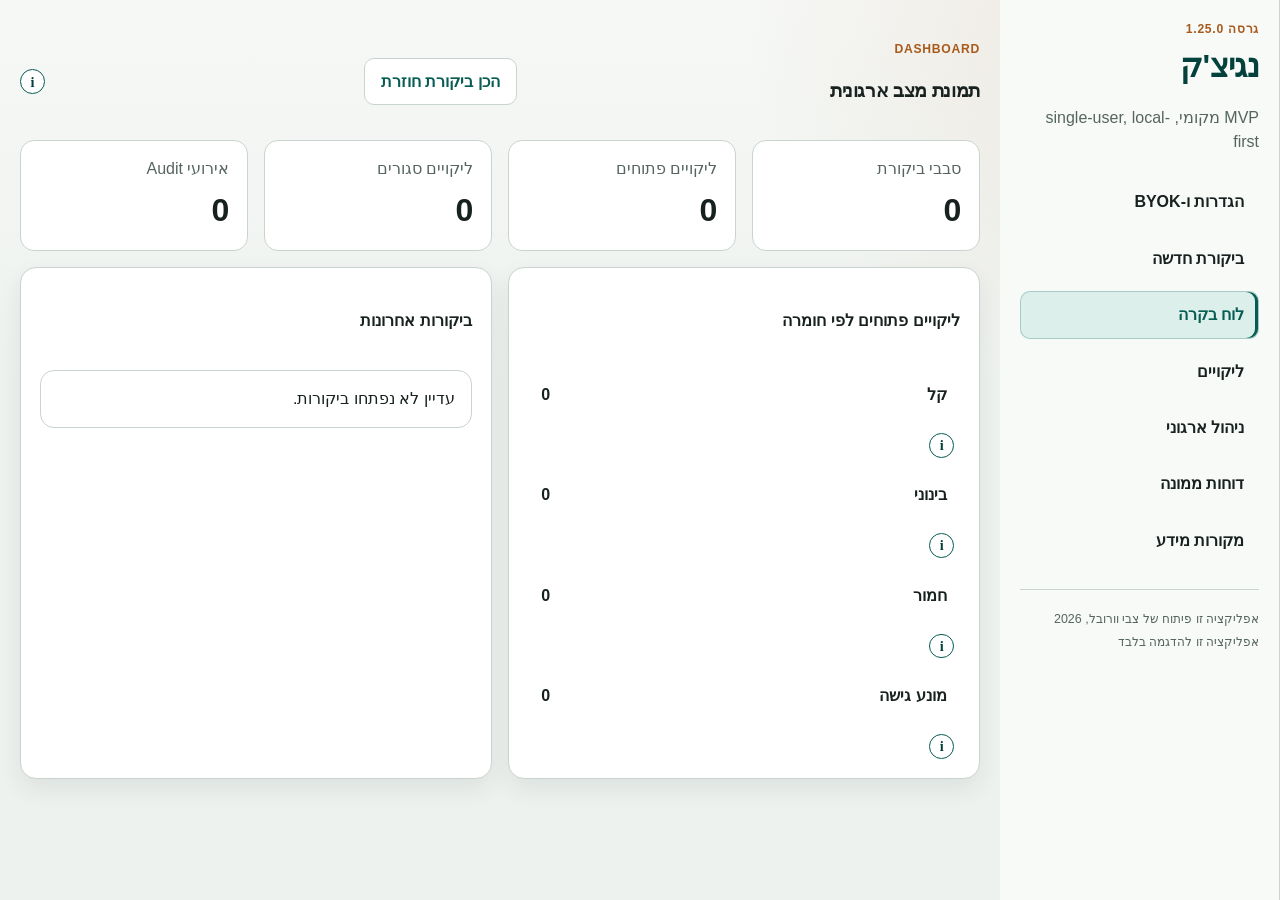
<file: index.html>
<!doctype html>
<html lang="he" dir="rtl">
  <head>
    <meta charset="UTF-8" />
    <meta name="viewport" content="width=device-width, initial-scale=1.0" />
    <meta name="theme-color" content="#0c5b53" />
    <meta name="apple-mobile-web-app-capable" content="yes" />
    <meta name="apple-mobile-web-app-status-bar-style" content="default" />
    <title>נגיצ'ק</title>
    <link rel="manifest" href="./manifest.webmanifest" />
    <link rel="apple-touch-icon" href="./icons/icon.svg" />
    <link rel="stylesheet" href="./styles.css" />
  </head>
  <body>
    <a class="skip-link" href="#main-content">דלג לתוכן המרכזי</a>
    <div class="app-shell">
      <aside class="sidebar">
        <div class="brand">
          <p id="app-version" class="eyebrow">גרסה</p>
          <h1>נגיצ'ק</h1>
          <p class="muted">MVP מקומי, single-user, local-first</p>
        </div>
        <nav class="nav" aria-label="ניווט ראשי">
          <a class="nav-link" data-view="settings" href="#settings">הגדרות ו-BYOK</a>
          <a class="nav-link" data-view="inspection" href="#inspection">ביקורת חדשה</a>
          <a class="nav-link is-active" data-view="dashboard" href="#dashboard">לוח בקרה</a>
          <a class="nav-link" data-view="issues" href="#issues">ליקויים</a>
          <a class="nav-link" data-view="management" href="#management">ניהול ארגוני</a>
          <a class="nav-link" data-view="supervisor-reports" href="#supervisor-reports">דוחות ממונה</a>
          <a class="nav-link" data-view="sources" href="#sources">מקורות מידע</a>
        </nav>
        <footer class="sidebar-footer">
          <p>אפליקציה זו פיתוח של צבי וורובל, 2026</p>
          <p>אפליקציה זו להדגמה בלבד</p>
        </footer>
      </aside>

      <main id="main-content" class="main-content" tabindex="-1">
        <section id="dashboard-view" class="view is-active" aria-labelledby="dashboard-title">
          <div class="section-heading">
            <div>
              <p class="eyebrow">Dashboard</p>
              <h3 id="dashboard-title">תמונת מצב ארגונית</h3>
            </div>
            <button id="prepare-reinspection" class="ghost" data-help="מציג ליקויים פתוחים שטרם אומתו בשטח, כדי להכין ביקורת חוזרת. סגירת ליקוי דורשת תאריך, מאמת, מדידה חוזרת וכלי מדידה.">הכן ביקורת חוזרת</button>
          </div>
          <div id="stats-grid" class="stats-grid"></div>
          <div class="panel-grid">
            <section class="panel">
              <div class="panel-head">
                <h4>ליקויים פתוחים לפי חומרה</h4>
              </div>
              <div id="severity-breakdown" class="stack-list"></div>
            </section>
            <section class="panel">
              <div class="panel-head">
                <h4>ביקורות אחרונות</h4>
              </div>
              <div id="recent-inspections" class="list-table"></div>
            </section>
          </div>
        </section>

        <section id="inspection-view" class="view" aria-labelledby="inspection-title">
          <div class="section-heading">
            <div>
              <p class="eyebrow">Inspection</p>
              <h3 id="inspection-title">פתיחת סבב ביקורת</h3>
            </div>
          </div>

          <div class="panel">
            <form id="inspection-form" class="form-grid">
              <label data-help="בחירת האשכול קובעת את משפחת הצ׳קליסטים: סביבה בנויה, שירות, דיגיטל או נגישות ייעודית. בחר לפי נושא הסקר בפועל.">
                <span>אשכול</span>
                <select name="cluster" required></select>
              </label>
              <label data-help="בחר את סוג האתר או השירות המדויק ביותר. הבחירה קובעת אילו פריטי בדיקה רלוונטיים יוצגו בהמשך.">
                <span>סוג אתר/שירות</span>
                <select name="siteType" required></select>
              </label>
              <label data-help="קובע איזה מסלול משפטי ומקצועי יוצג לבדיקה. יש לבחור לפי סוג המקום, מועד ההיתר והמצב בפועל; במקרה של ספק יש לאמת מול גורם מוסמך.">
                <span>מסלול תחולה</span>
                <select name="applicabilityProfile" required></select>
              </label>
              <p id="inspection-flow-hint" class="full inspection-flow-hint">בחר אשכול, סוג אתר/שירות ומסלול תחולה כדי לפתוח רק את פרטי הסקר הרלוונטיים.</p>
              <div id="inspection-details" class="full inspection-details" hidden>
                <div class="full form-section-title">פרטי ביקורת בסיסיים</div>
                <p id="inspection-path-summary" class="full muted small"></p>
                <label><span>שם אתר</span><input type="text" name="siteName" placeholder="למשל: מרכז שירות יפו" required /></label>
                <label><span>כתובת</span><input type="text" name="address" placeholder="רחוב, עיר" required /></label>
                <label><span>מבצע הסקר</span><input type="text" name="inspector" placeholder="שם מלא" required /></label>
                <label data-help="הבחירה מתעדת את אופי הסקר. היא אינה משנה את חובות הנגישות ואינה הופכת את הדוח לאישור סטטוטורי."><span>סוג הבדיקה</span><select name="surveyType"><option value="self">בדיקה עצמית של החייב</option><option value="internal">סקר ממונה פנימי</option><option value="external">חוות דעת חיצונית</option><option value="resident_report">דיווח תושב / פנייה מהציבור</option></select></label>
                <label><span>מיקום GPS</span><div class="field-with-action"><input type="text" name="gps" placeholder="31.778, 35.235" /><button id="capture-gps" class="ghost" type="button" data-help="מבקש הרשאת מיקום מהמכשיר וממלא את השדה. המיקום נשמר רק כאשר יוצרים את הביקורת, ואפשר להשאיר את השדה ריק.">קבל מיקום נוכחי</button></div></label>
                <label class="full"><span>הערות פתיחה</span><textarea name="notes" rows="3" placeholder="הקשר כללי לביקורת"></textarea></label>

                <section class="full inspection-subsection" data-survey-types="resident_report">
                  <h4>פרטי דיווח תושב / פנייה מהציבור</h4>
                  <label><span>מספר פנייה</span><input type="text" name="complaintReference" placeholder="אם קיים" /></label>
                  <label><span>תאריך קבלת הפנייה</span><input type="date" name="complaintReceivedAt" /></label>
                  <label><span>אופן הפנייה</span><select name="complaintChannel"><option value="">לא צוין</option><option value="phone">טלפון</option><option value="email">דוא״ל</option><option value="form">טופס מקוון</option><option value="in_person">פנייה אישית</option><option value="other">אחר</option></select></label>
                  <label><span>פרטי קשר לפנייה</span><input type="text" name="complaintContact" placeholder="אופציונלי; השמירה מקומית בלבד" /></label>
                  <label class="full checkbox-line"><input type="checkbox" name="complaintAnonymous" /> הפנייה אנונימית או שאין לשמור פרטי קשר</label>
                  <label class="full"><span>תיאור הדיווח</span><textarea name="complaintDetails" rows="3" placeholder="מה דווח, היכן ומתי; הדיווח הוא עילה לבדיקה ואינו קביעה מקצועית"></textarea></label>
                </section>

                <section class="full inspection-subsection" data-clusters="built" data-profiles="existing_public_building new_public_building new_residential">
                  <h4>נתוני מבנה ותחולה</h4>
                  <label data-help="מסייע להבחין בין מבנה קיים, מבנה חדש ושינוי מהותי. הבחירה משפיעה על מסלול התחולה ודורשת אימות מול ההיתר והדין."><span>מצב המבנה</span><select name="buildingStatus"><option value="existing">בניין קיים</option><option value="new">בניין חדש</option><option value="major_change">שינוי מהותי בבניין קיים</option></select></label>
                  <label><span>שנת הקמה</span><input type="number" name="constructionYear" min="1800" max="2100" /></label>
                  <label><span>שנת היתר</span><input type="number" name="permitYear" min="1800" max="2100" /></label>
                  <label><span>שנת שינוי ייעוד / שיפוץ</span><input type="number" name="majorChangeYear" min="1800" max="2100" /></label>
                  <label><span>ייעוד בפועל</span><input type="text" name="actualUse" placeholder="למשל: מרכז קבלת קהל" /></label>
                  <label><span>ייעוד בהיתר</span><input type="text" name="permittedUse" placeholder="אם ידוע" /></label>
                  <label><span>שטח עיקרי במ״ר</span><input type="number" name="mainArea" min="0" /></label>
                  <label><span>מספר מפלסים</span><input type="number" name="levels" min="0" /></label>
                  <label><span>קיבולת קהל</span><input type="number" name="publicCapacity" min="0" /></label>
                  <fieldset class="full compact-fieldset"><legend>רכיבים קיימים</legend><label><input type="checkbox" name="requiredFacilities" value="elevator" /> מעלית</label><label><input type="checkbox" name="requiredFacilities" value="parking" /> חניון</label><label><input type="checkbox" name="requiredFacilities" value="accessible_toilet" /> שירותים נגישים</label><label><input type="checkbox" name="requiredFacilities" value="accessible_counter" /> עמדת שירות נגישה</label></fieldset>
                </section>

                <section class="full inspection-subsection" data-site-types="accommodation">
                  <h4>נתוני אירוח</h4>
                  <label><span>מספר חדרי אירוח</span><input type="number" name="accommodationRoomTotal" min="0" /></label>
                  <label><span>מספר חדרים נגישים נדרש</span><input type="number" name="accessibleRoomsRequired" min="0" /></label>
                  <label><span>מספר חדרים נגישים קיים</span><input type="number" name="accessibleRoomsExisting" min="0" /></label>
                </section>

                <section class="full inspection-subsection" data-clusters="service digital special">
                  <h4>פרטי נותן השירות</h4>
                  <label><span>החייב בנגישות</span><input type="text" name="liableParty" placeholder="שם בעלים / שוכר / רשות" /></label>
                  <label><span>תפקיד החייב</span><input type="text" name="liableRole" placeholder="בעלים, מנהל נכס וכו׳" /></label>
                  <label><span>ח.פ. / מזהה ארגון</span><input type="text" name="organizationId" /></label>
                  <label><span>ממונה נגישות ארגוני</span><input type="text" name="accessibilityOfficer" /></label>
                  <label><span>מספר תעודה / הכשרה</span><input type="text" name="inspectorCredential" placeholder="אופציונלי" /></label>
                  <fieldset class="full compact-fieldset"><legend>רכיבים ומסמכים קיימים</legend><label><input type="checkbox" name="recordFlags" value="published_arrangements" /> הסדרי נגישות מפורסמים</label><label><input type="checkbox" name="recordFlags" value="accessibility_file" /> תיק נגישות</label><label><input type="checkbox" name="recordFlags" value="previous_report" /> דוח קודם</label><label><input type="checkbox" name="recordFlags" value="commission_order" /> צו נציבות</label></fieldset>
                </section>

                <details class="full advanced-details">
                  <summary>פרטים מתקדמים ומסמכים</summary>
                  <div class="form-grid">
                    <section class="full inspection-subsection" data-clusters="built">
                      <h4>פרטי גורם אחראי ומסמכים</h4>
                      <label><span>החייב בנגישות</span><input type="text" name="liablePartyFallback" /></label>
                      <label><span>תפקיד החייב</span><input type="text" name="liableRoleFallback" placeholder="בעלים, מנהל נכס וכו׳" /></label>
                      <label><span>ח.פ. / מזהה ארגון</span><input type="text" name="organizationIdFallback" /></label>
                      <label><span>ממונה נגישות ארגוני</span><input type="text" name="accessibilityOfficerFallback" /></label>
                      <label><span>מספר תעודה / הכשרה</span><input type="text" name="inspectorCredentialFallback" placeholder="אופציונלי" /></label>
                      <fieldset class="full compact-fieldset"><legend>מסמכים קיימים</legend><label><input type="checkbox" name="recordFlags" value="published_arrangements" /> הסדרי נגישות מפורסמים</label><label><input type="checkbox" name="recordFlags" value="accessibility_file" /> תיק נגישות</label><label><input type="checkbox" name="recordFlags" value="previous_report" /> דוח קודם</label><label><input type="checkbox" name="recordFlags" value="commission_order" /> צו נציבות</label></fieldset>
                    </section>
                    <label class="full"><span>פטור / דחייה / התאמה חלופית / נטל כבד</span><textarea name="exemptionDetails" rows="2" placeholder="סוג, תוקף, אסמכתה ומיקום המסמך"></textarea></label>
                    <section class="full inspection-subsection">
                      <h4>שיוך רשותי (אופציונלי)</h4>
                      <p class="full muted small">סמן רק כאשר הביקורת שייכת לנכס או לשירות של רשות מקומית. השיוך יאפשר הכללה בדוח רשותי מרוכז במכשיר זה.</p>
                      <label><span>שיוך לרשות מקומית</span><select name="municipalOwnership"><option value="">לא צוין</option><option value="yes">כן, נכס או שירות רשותי</option></select></label>
                      <label><span>סוג נכס / שירות רשותי</span><select name="municipalAssetType"><option value="">לא צוין</option><option value="public_building">בניין ציבורי</option><option value="school">בית ספר / גן</option><option value="community">מתנ״ס / ספרייה / תרבות</option><option value="public_space">מרחב ציבורי / רחוב / פארק</option><option value="service">שירות קבלת קהל / מוקד</option><option value="digital">אתר / שירות דיגיטלי</option><option value="other">אחר</option></select></label>
                      <label><span>מזהה נכס / אתר</span><input type="text" name="municipalAssetId" placeholder="מספר נכס, קוד אתר או מזהה פנימי" /></label>
                      <label><span>אגף / יחידה אחראית</span><input type="text" name="municipalDepartment" placeholder="למשל: הנדסה, חינוך, שפ״ע או שירות לתושב" /></label>
                    </section>
                    <label data-help="מסווג את המסמך המצורף כדי שיהיה אפשר להבין אם הוא היתר, פטור, התאמה חלופית או דוח קודם. יש לציין גם אסמכתה ותוקף כאשר קיימים."><span>סוג מסמך מצורף</span><select name="documentType"><option value="permit">היתר / רישוי</option><option value="exemption">פטור / דחייה</option><option value="alternative">התאמה חלופית</option><option value="previous_report">דוח קודם</option><option value="other">אחר</option></select></label>
                    <label><span>מספר מסמך ותוקף</span><input type="text" name="documentReference" placeholder="מספר, תאריך ותוקף" /></label>
                    <label class="full"><span>צירוף מסמכים מקומיים</span><input class="inspection-documents" type="file" multiple accept="image/*,application/pdf,.doc,.docx" /><small class="muted">המסמכים נשמרים במכשיר זה בלבד ונכללים בגיבוי JSON.</small></label>
                    <label class="full" data-help="תעד במפורש אזורים, רכיבים או מסמכים שלא נבדקו ולמה. מידע זה יוצג בדוח כדי למנוע מצג של כיסוי מלא."><span>היקף הבדיקה ומגבלות</span><textarea name="scopeLimitations" rows="2" placeholder="מה נבדק ומה לא נבדק, למשל: לא הייתה גישה לגג או לחדר מכונות"></textarea></label>
                  </div>
                </details>
                <div class="full form-actions"><button type="submit" data-help="יוצר סבב ביקורת מקומי עם הצ׳קליסט שנבחר. לאחר היצירה עוברים למסך הפריטים; הנתונים נשמרים במכשיר זה בלבד.">צור ביקורת</button></div>
              </div>
            </form>
          </div>

          <div id="inspection-workspace" class="inspection-workspace hidden">
            <section class="panel">
              <div class="panel-head">
                <div>
                  <h4 id="active-inspection-name">ביקורת פעילה</h4>
                  <p id="active-inspection-meta" class="muted small"></p>
                </div>
                <div class="toolbar">
                  <button id="prepare-report" class="ghost" data-help="מכין דוח תיקונים מהליקויים שתועדו בביקורת הפעילה. הדוח הוא כלי עבודה ומחייב אימות תחולה מקצועי.">הכן דוח תיקונים</button>
                  <button id="save-draft" class="ghost" data-help="שומר את מצב הביקורת המקומי כפי שהוא, בלי לסיים את הסקר או לסגור ליקויים.">שמור טיוטה</button>
                  <button id="complete-inspection" data-help="פותח מסך סיום לתיעוד ההיקף הסופי, מה שלא נבדק ואישור ההפצה. ליקויים פתוחים נשארים לניהול גם לאחר סיום הסקר.">סיום סקר</button>
                </div>
              </div>
              <div class="inspection-progress" aria-live="polite">
                <div>
                  <strong id="checklist-progress">התקדמות בדיקה</strong>
                  <span id="checklist-progress-detail" class="muted small"></span>
                </div>
              <button id="toggle-issues-only" class="ghost" type="button" data-help="מסנן זמנית את הצ׳קליסט להצגת פריטים שסומנו כליקוי בלבד. הוא אינו משנה את נתוני הביקורת.">הצג ליקויים בלבד</button>
              </div>
              <div id="checklist-container" class="checklist"></div>
            </section>
            <section id="inspection-closure" class="panel hidden" aria-labelledby="closure-title">
              <div class="panel-head"><div><p class="eyebrow">Closure</p><h4 id="closure-title">סיום ואישור הפצת סקר</h4><p class="muted small">הסקר יישאר מקומי. הסיום מתעד את גבולות הבדיקה ואינו מחליף אישור סטטוטורי.</p></div></div>
              <form id="inspection-closure-form" class="form-grid">
                <label class="full"><span>מה נבדק ומה לא נבדק</span><textarea name="coverageStatement" rows="3" required placeholder="ציין היקף סופי, אזורים שלא נבדקו וסיבת אי-הבדיקה"></textarea></label>
                <label class="full"><span>סיכום מקצועי להפצה</span><textarea name="distributionNote" rows="3" required placeholder="למשל: הסקר מוכן להפצה פנימית, בכפוף לאימות תחולה מקצועי"></textarea></label>
                <label class="full checkbox-line"><input name="distributionApproved" type="checkbox" required /> אני מאשר/ת שהיקף הבדיקה, המגבלות והסטטוס המקצועי נבדקו לפני הפצה.</label>
                <div class="full form-actions"><button type="submit" data-help="מסיים את הסקר לאחר השלמת היקף, מגבלות ואישור ההפצה. ליקויים פתוחים ממשיכים להיות מנוהלים במסך הליקויים.">אשר סיום סקר</button></div>
              </form>
            </section>
            <section id="correction-report" class="panel hidden" aria-live="polite">
              <div class="panel-head">
                <div>
                  <h4>דוח לתיקון ממצאים</h4>
                  <p id="correction-report-date" class="muted small"></p>
                  <p class="muted small">סדר פעולות מוצע. המקורות דורשים אימות תחולה מקצועי לפני ביצוע.</p>
                </div>
                <button id="save-correction-report" data-help="שומר עותק מקומי של דוח התיקונים לביקורת הפעילה.">שמור דוח תיקונים</button>
                <button id="print-correction-report" class="ghost" data-help="פותח תצוגת הדפסה של דוח התיקונים. מהדפדפן אפשר לבחור שמירה כ-PDF.">הדפס / שמור PDF</button>
              </div>
              <div id="correction-report-content" class="stack-list"></div>
            </section>
          </div>
        </section>

        <section id="issues-view" class="view" aria-labelledby="issues-title">
          <div class="section-heading">
            <div>
              <p class="eyebrow">Issues</p>
              <h3 id="issues-title">ניהול ליקויים</h3>
            </div>
            <div class="toolbar">
              <select id="status-filter" aria-label="סינון לפי סטטוס" data-help="מסנן את תצוגת הליקויים בלבד. שינוי הסינון אינו משנה את סטטוס הליקוי עצמו.">
                <option value="all">כל הסטטוסים</option>
                <option value="open">פתוח</option>
                <option value="assigned">הוקצה לטיפול</option>
                <option value="in_progress">בתיקון</option>
                <option value="pending_verification">ממתין לאימות</option>
                <option value="closed">סגור</option>
              </select>
              <button id="export-json" class="ghost" data-help="יוצר גיבוי מלא של הנתונים המקומיים, כולל תמונות ומסמכים. הקובץ עשוי להיות גדול.">ייצוא JSON</button>
              <button id="export-json-light" class="ghost" data-help="יוצר גיבוי של הנתונים והטקסטים ללא תמונות, סרטונים או מסמכים. מתאים להעברה קלה בין מכשירים.">גיבוי ללא תמונות</button>
              <button id="import-json" class="ghost" data-help="בייבוא תוצג בחירה: מיזוג בטוח שמוסיף רשומות חדשות, או החלפה מלאה של הנתונים המקומיים. צור גיבוי לפני החלפה.">ייבוא גיבוי</button>
              <input id="import-json-file" class="hidden" type="file" accept="application/json,.json" />
              <button id="export-csv" class="ghost" data-help="מייצא טבלת ליקויים לאקסל או לכלי גיליון. קובצי מדיה אינם נכללים ב-CSV.">ייצוא CSV</button>
              <button id="open-comparison" class="ghost hidden" type="button" data-help="הפעולה זמינה רק כאשר יש ביקורת קודמת לאותה כתובת וליקוי שממתין לאימות לאחר תיקון. היא מציגה השוואה ואינה סוגרת ליקוי.">ביקורת חוזרת והשוואה</button>
            </div>
          </div>
          <div class="issue-filter-bar" aria-label="סינון וחיפוש ליקויים">
            <label>
              <span>חיפוש ליקוי</span>
              <input id="issue-search" type="search" placeholder="אתר, כתובת, אלמנט או מזהה" />
            </label>
            <label data-help="מסנן לפי הגורם שהוגדר כאחראי לתיקון. הסינון אינו משנה אחריות או סטטוס.">
              <span>אחראי לתיקון</span>
              <select id="responsible-filter"><option value="all">כל האחראים</option></select>
            </label>
            <label data-help="מסנן ליקויים לפי מועד הטיפול. בחירה באיחור מציגה רק ליקויים שמועד היעד שלהם חלף.">
              <span>מועד טיפול</span>
              <select id="due-filter">
                <option value="all">כל המועדים</option>
                <option value="overdue">באיחור</option>
              </select>
            </label>
            <label data-help="מציג רק ליקויים שדורשים אימות בשטח לפני סגירה. אין לסגור ליקוי על סמך הצהרה או צילום בלבד.">
              <span>ביקורת חוזרת</span>
              <select id="reinspection-filter">
                <option value="all">כל הליקויים</option>
                <option value="required">נדרש אימות בשטח</option>
              </select>
            </label>
            <button id="clear-issue-filters" class="ghost" type="button" data-help="מחזיר את כל מסנני הליקויים למצבם הראשוני, בלי לשנות נתונים.">נקה סינון</button>
          </div>
          <p id="issue-filter-summary" class="muted small" aria-live="polite"></p>
          <section id="previous-inspection-comparison" class="panel hidden" aria-labelledby="comparison-title">
            <div class="panel-head"><div><p class="eyebrow">Comparison</p><h4 id="comparison-title">השוואה לביקורת קודמת</h4><p class="muted small">השוואה לתמיכה באימות לאחר תיקון; אינה מחליפה בדיקה בשטח.</p></div></div>
            <div id="previous-inspection-content" class="stack-list"></div>
          </section>
          <div id="issues-list" class="issue-grid"></div>
        </section>

        <section id="settings-view" class="view" aria-labelledby="settings-title">
          <header class="hero">
            <div class="hero-actions">
              <button id="install-app" class="ghost hidden" data-help="כאשר הדפדפן תומך בכך, פותח את פעולת התקנת ה-PWA במכשיר. הנתונים נשארים מקומיים בדפדפן המותקן.">התקן בטלפון</button>
              <button id="accessibility-toggle" class="accessibility-toggle ghost" type="button" aria-expanded="false" aria-controls="accessibility-panel" aria-label="התאמות נגישות" data-help="פותח התאמות תצוגה מקומיות: גודל טקסט, ניגודיות והדגשת קישורים.">
                <span class="accessibility-icon" aria-hidden="true">♿</span>
              </button>
              <button id="seed-demo" class="ghost field-tool-button" data-help="טוען שלוש ביקורות הדגמה ומחליף את הנתונים המקומיים הקיימים. צור גיבוי לפני הפעלה אם יש נתונים שברצונך לשמור.">טען נתוני הדגמה</button>
              <button id="clear-data" class="ghost field-tool-button" data-help="מוחק את כל הביקורות, הליקויים והגיבויים המקומיים במכשיר זה. יש לייצא גיבוי לפני הפעולה.">אפס נתונים</button>
            </div>
            <div>
              <p class="eyebrow">כלי עבודה שדה</p>
              <h2>תיעוד, מעקב וייצוא ליקויי נגישות</h2>
            </div>
          </header>
          <div class="section-heading">
            <div>
              <p class="eyebrow">Settings</p>
              <h3 id="settings-title">BYOK, AI ופרטיות</h3>
            </div>
          </div>
          <div class="panel-grid">
            <section class="panel">
              <form id="settings-form" class="form-grid">
                <label class="full" data-help="המפתח נשמר בזיכרון הסשן בלבד ואינו נכלל בגיבוי. הוא דרוש רק כאשר בוחרים לנתח צילום עם AI.">
                  <span>OpenAI API Key</span>
                  <input type="password" name="apiKey" placeholder="sk-..." autocomplete="off" />
                  <small class="muted">נשמר רק עד לסגירת לשונית הדפדפן. נדרש רק לניתוח צילום יזום.</small>
                </label>
                <label data-help="שם המודל שישמש לניתוח צילום יזום. יש להזין מודל זמין לחשבון ה-OpenAI שלך.">
                  <span>מודל Vision</span>
                  <input type="text" name="visionModel" value="gpt-4.1-mini" />
                </label>
                <label data-help="שם מודל העזר לניתוחים טקסטואליים עתידיים. אין להשתמש בו ללא מפתח API פעיל בסשן.">
                  <span>מודל Reasoning</span>
                  <input type="text" name="reasoningModel" value="o4-mini" />
                </label>
                <label data-help="ערך בין 0 ל-1 המוצג לצד הצעות AI. גם ודאות גבוהה אינה מחליפה בדיקה ואישור אנושיים.">
                  <span>סף ודאות</span>
                  <input type="number" name="confidenceThreshold" min="0" max="1" step="0.05" value="0.8" />
                </label>
                <label class="full" data-help="תיעוד מקומי של מדיניות הפרטיות והעבודה עם AI. אינו נשלח לשום שירות.">
                  <span>מדיניות פרטיות מקומית</span>
                  <textarea name="privacyNotes" rows="4">המפתח נשמר לזמן הסשן בלבד. צילום נשלח ל-OpenAI רק לאחר לחיצה מפורשת על "נתח צילום עם AI".</textarea>
                </label>
                <div class="full form-actions">
                  <button type="submit" data-help="שומר את בחירות ה-AI והפרטיות מקומית, ואת המפתח לזמן הסשן בלבד. לאחר השמירה עוברים לביקורת חדשה.">שמור הגדרות</button>
                </div>
              </form>
            </section>

            <section class="panel">
              <h4>חוזה AI מקומי</h4>
              <ul class="plain-list">
                <li>פלט AI נשמר רק כ-`PENDING_AI` עד לאישור משתמש.</li>
                <li>אין קביעת FAIL אוטומטית על סמך הערכה חזותית בלבד.</li>
                <li>מקורות נורמטיביים נשמרים עם `sourceRefs` לכל פריט צ׳קליסט.</li>
                <li>מצבי Offline נשמרים מקומית ומסומנים בלוח המערכת.</li>
              </ul>
              <div id="settings-summary" class="note-box"></div>
            </section>
            <section class="sync-card" aria-labelledby="system-status-title">
              <h2 id="system-status-title">מצב מערכת</h2>
              <dl id="system-status"></dl>
            </section>
            <section class="panel" aria-labelledby="storage-title">
              <div class="panel-head"><div><p class="eyebrow">Storage</p><h4 id="storage-title">שמירה מקומית וגיבוי</h4></div><button id="request-persistent-storage" class="ghost" type="button" data-help="מבקש מהדפדפן להגן יותר על הנתונים המקומיים מפני מחיקה אוטומטית. אישור הבקשה נתון לדפדפן ולשטח האחסון הפנוי.">הגן על האחסון המקומי</button></div>
              <p id="storage-status" class="muted" aria-live="polite">בודק אחסון מקומי...</p>
              <p class="muted small">תמונות נדחסות מקומית לפני שמירתן. שמור גיבוי מלא מדי פעם, ובחר גיבוי ללא תמונות להעברה קלה יותר.</p>
            </section>
          </div>
        </section>

        <section id="management-view" class="view" aria-labelledby="management-title">
          <div class="section-heading">
            <div>
              <p class="eyebrow">Management</p>
              <h3 id="management-title">ניהול ארגוני</h3>
              <p class="muted">תיעוד מקומי של פעולות ארגוניות, מופרד מביצוע הביקורת בשטח.</p>
            </div>
          </div>
          <section class="panel" aria-labelledby="coordinator-role-title">
            <div class="panel-head">
              <div>
                <p class="eyebrow">Accessibility coordinator</p>
                <h4 id="coordinator-role-title">תפקיד רכז נגישות</h4>
                <p class="muted small">הגדרת תפקיד ותנאי מינוי בקצרה, לעיון לפני תיעוד הפעולות הארגוניות.</p>
              </div>
              <button id="toggle-coordinator-role" type="button" class="ghost" aria-expanded="false" aria-controls="coordinator-role-description">הצג הגדרת תפקיד</button>
            </div>
            <div id="coordinator-role-description" class="hidden" aria-live="polite">
              <div class="note-box">
                <h5>מטרת התפקיד</h5>
                <p>רכז הנגישות מוביל, מטמיע ומפקח על היבטי הנגישות בארגון, ומשמש כתובת מקצועית לעובדים ולציבור.</p>
                <ul>
                  <li>מסירת מידע נגיש לציבור על הסדרי נגישות, אמצעי עזר והתאמות חלופיות.</li>
                  <li>קידום יישום חובות הנגישות במבנים, תשתיות, שירות ומידע דיגיטלי.</li>
                  <li>ייעוץ והדרכה לגורמים בארגון לגבי התאמות לעובדים, לקוחות ומבקרים עם מוגבלות.</li>
                  <li>ריכוז וטיפול בפניות ובתלונות נגישות והכוונתן לגורם האחראי.</li>
                </ul>
                <h5>על מי חלה חובת מינוי?</h5>
                <p>לפי הסיכום בתקנות נגישות השירות, מי שאחראי לאספקת שירות ציבורי ומעסיק לפחות 25 עובדים, לרבות באמצעות חברת כוח אדם או קבלן, נדרש למנות רכז נגישות מקרב עובדיו. רצוי שהרכז יהיה בעל ידע בנגישות ובעל יכולת להניע יישום בארגון.</p>
                <p class="muted small">גם כאשר תנאי המינוי אינו מתקיים, חובות הנגישות החלות על השירות או המקום אינן מתבטלות. יש לאמת תחולה, נוסח עדכני וחריגים מול המקור הרשמי או גורם מקצועי מוסמך לפני קבלת החלטה.</p>
                <p class="small"><a href="https://www.gov.il/he/pages/accessibility_coordinators_explained" target="_blank" rel="noreferrer">מידע רשמי: נציבות שוויון זכויות לאנשים עם מוגבלות - רכזי נגישות</a></p>
              </div>
            </div>
          </section>
          <section class="panel" aria-labelledby="licensed-role-title">
            <div class="panel-head">
              <div>
                <p class="eyebrow">Licensed accessibility professional</p>
                <h4 id="licensed-role-title">תפקיד מורשה נגישות</h4>
                <p class="muted small">הבחנה בין מורשה נגישות מתו״ס לבין מורשה נגישות השירות, לעיון לפני הסתמכות מקצועית.</p>
              </div>
              <button id="toggle-licensed-role" type="button" class="ghost" aria-expanded="false" aria-controls="licensed-role-description" data-help="פותח הסבר על תחומי העיסוק של מורשה נגישות ועל מתי נדרשת חוות דעת בתחומו.">הצג הגדרת תפקיד</button>
            </div>
            <div id="licensed-role-description" class="hidden" aria-live="polite">
              <div class="note-box">
                <h5>מטרת התפקיד</h5>
                <p>מורשה נגישות הוא איש מקצוע מוסמך בתחום התמחותו, המסייע באפיון, תכנון, בקרה ופיקוח על יישום התאמות נגישות לפי הדין. תפקידו אינו מחליף את רכז הנגישות או את אחריות נותן השירות והמארגן.</p>
                <h5>שני תחומי התמחות</h5>
                <ul>
                  <li><strong>מורשה נגישות מתו״ס</strong> - מייעץ לגבי מבנים, תשתיות וסביבה: דרכי גישה, מפלסים, חניה, רמפות, מדרכות, שטחים ציבוריים ורכיבים בנויים.</li>
                  <li><strong>מורשה נגישות השירות</strong> - מסייע באפיון, תכנון, בקרה ופיקוח על התאמות השירות: מידע, תקשורת, נהלים, אמצעי עזר, שירות עצמי והתאמות לפי צורך.</li>
                </ul>
                <h5>מתי מערבים מורשה?</h5>
                <p>יש לערב מורשה נגישות כאשר הדין, מסלול הרישוי או סוג העבודה מחייבים חוות דעת או היוועצות בתחומו. לדוגמה, בתהליכים מסוימים של בנייה חדשה, היתר, תעודת גמר ותכניות הנגשה נדרשים מורשה מתו״ס ולעיתים היוועצות במורשה השירות. יש לבדוק כל מקרה לפי התחולה והנוסח המעודכן.</p>
                <p>באירוע או כנס הפתוח לציבור, האחריות להנגשה נשארת אצל המארגן או נותן השירות. מורשה נגישות יכול לסייע בבדיקת מקום האירוע, פרסום הסדרי הנגישות, הרשמה, שילוט, ישיבה והתאמות תקשורת ושמיעה, לפי סוג האירוע והדין החל.</p>
                <p class="muted small">המידע הוא תמצית עבודה בלבד. לפני חוות דעת, תכנון, רישוי או קביעה מקצועית יש לאמת תחולה, הסמכה נדרשת והוראות הדין מול המקור הרשמי.</p>
                <p class="small"><a href="https://www.gov.il/he/pages/licensed_service_accessibility_professionals?chapterIndex=3" target="_blank" rel="noreferrer">מידע רשמי: מורשה נגישות השירות</a> · <a href="https://www.gov.il/he/service/licensed-registration-of-accessibility-matos-a" target="_blank" rel="noreferrer">מידע רשמי: רישום מורשי נגישות מתו״ס</a></p>
              </div>
            </div>
          </section>
          <section class="panel" aria-labelledby="training-title">
            <div class="panel-head"><div><p class="eyebrow">Training</p><h4 id="training-title">תיעוד הדרכת נגישות</h4><p class="muted small">הרשומה נשמרת מקומית ומשויכת לביקורת הפעילה, אם נפתחה.</p></div></div>
            <form id="training-record-form" class="form-grid">
              <label><span>תאריך הדרכה</span><input name="trainingDate" type="date" /></label>
              <label><span>תפקיד / קהל יעד</span><input name="trainingRole" type="text" placeholder="למשל: צוות קבלה" /></label>
              <label><span>מנחה / אחראי</span><input name="trainingOwner" type="text" /></label>
              <label class="full"><span>משתתפים ותוכן ההדרכה</span><textarea name="trainingDetails" rows="2" placeholder="מספר משתתפים, נושאים והחלטות"></textarea></label>
              <label class="full"><span>ראיה מצורפת (אופציונלי)</span><input name="trainingEvidence" type="file" accept="image/*,application/pdf" /></label>
              <div class="full form-actions"><button type="submit" class="ghost" data-help="שומר את תיעוד ההדרכה המקומי ומשייך אותו לביקורת הפעילה. אם אין ביקורת פתוחה, לא תישמר רשומה.">שמור תיעוד הדרכה</button></div>
            </form>
            <div id="training-records" class="stack-list"></div>
          </section>
        </section>

        <section id="supervisor-reports-view" class="view" aria-labelledby="supervisor-reports-title">
          <div class="section-heading">
            <div>
              <p class="eyebrow">Supervisor reports</p>
              <h3 id="supervisor-reports-title">דוחות ממונה נגישות</h3>
              <p class="muted">כלים מקומיים לממונה לצורך הנחיית רכז הנגישות, מעקב תיקון ותיעוד כשלים שעלו בסקר.</p>
            </div>
          </div>
          <div class="panel-grid">
            <section class="panel">
              <h4>דוח הנחיות לרכז</h4>
              <p>הדוח מבוסס על הליקויים שתועדו בביקורת הפעילה: עדיפות, פעולה נדרשת, דרישה נורמטיבית, מדידות, אחראי ואימות חוזר.</p>
              <button id="open-supervisor-report" type="button" data-help="מכין דוח הנחיות לרכז מתוך הליקויים בביקורת הפעילה ומעביר למסך דוח התיקונים.">פתח דוח הנחיות לביקורת הפעילה</button>
              <p class="muted small">הדוח אינו מחליף חוות דעת סטטוטורית או אימות תחולה של מורשה נגישות.</p>
            </section>
            <section class="panel">
              <h4>מסגרת עבודה לממונה</h4>
              <ul class="plain-list">
                <li>תעד את מקור הבדיקה, תחולת הדין והמידע החסר לפני קביעה מקצועית.</li>
                <li>הנחה את הרכז לפי ממצא מתועד, יעד מדידה, פעולה, אחראי ומועד.</li>
                <li>סגור ליקוי רק לאחר ביקורת חוזרת, מדידה ואימות בשטח.</li>
                <li>בדיקה תקופתית של נגישות השירות נדרשת לפחות אחת לחמש שנים ממועד השלמת ההתאמות, בכפוף לתחולה.</li>
              </ul>
            </section>
          </div>
          <section class="panel">
            <div class="panel-head">
              <div>
                <p class="eyebrow">Reference templates</p>
                <h4>תבניות HTML על בסיס המסמכים המצורפים</h4>
                <p class="muted small">התבניות הן כלי עבודה מקומי ותמציתי. יש לאמת תחולה, נוסח עדכני ומהדורה לפני הסתמכות מקצועית.</p>
              </div>
            </div>
            <div class="toolbar">
              <a class="button-link" href="./reference-material/form-9-services-reassessment-2024.html" target="_blank" rel="noopener">בדיקה תקופתית של נגישות השירות</a>
              <a class="button-link ghost-link" href="./reference-material/public-building-survey-template.html" target="_blank" rel="noopener">סקר נגישות בבניין ציבורי קיים</a>
            </div>
          </section>
          <section class="panel" aria-labelledby="municipal-report-title">
            <div class="panel-head">
              <div>
                <p class="eyebrow">Municipal overview</p>
                <h4 id="municipal-report-title">דוח רשות מקומית מרוכז</h4>
                <p class="muted small">מציג רק סקרים שסומנו בשיוך רשותי או שנפתחו כ„רשות מקומית / משרד ציבורי”. אין כאן סנכרון בין מכשירים.</p>
              </div>
              <div class="toolbar">
                <button id="render-municipal-report" type="button" data-help="מציג סיכום מקומי של ביקורות שסומנו כרשותיות, כולל ליקויים פתוחים לפי חומרה.">הצג דוח רשותי</button>
                <button id="print-municipal-report" class="ghost" type="button" data-help="פותח תצוגת הדפסה של הדוח הרשותי. מהדפדפן אפשר לבחור שמירה כ-PDF.">הדפס / שמור PDF</button>
              </div>
            </div>
            <div id="municipal-report" class="stack-list" aria-live="polite"></div>
          </section>
        </section>

        <section id="sources-view" class="view" aria-labelledby="sources-title">
          <div class="section-heading">
            <div>
              <p class="eyebrow">Sources</p>
              <h3 id="sources-title">מקורות מידע</h3>
              <p class="muted">ביבליוגרפיה של מקורות הנתונים, התקנים וההנחיות המשמשים באפליקציה.</p>
            </div>
          </div>
          <section class="panel">
            <div class="source-table-wrap">
              <table class="source-table">
                <thead>
                  <tr>
                    <th>מקור</th>
                    <th>מעמד</th>
                    <th>שימוש באפליקציה</th>
                    <th>אימות</th>
                    <th>קישור</th>
                  </tr>
                </thead>
                <tbody id="sources-table-body"></tbody>
              </table>
            </div>
            <p class="muted small">המקורות משמשים כבסיס מידע בלבד. יש לאמת תחולה, מהדורה, חריגים ושינויים רגולטוריים מול מקור רשמי ובעל מקצוע מוסמך לפני קביעה או ביצוע.</p>
          </section>
        </section>
      </main>
    </div>

    <div id="app-update-notice" class="app-update-notice hidden" role="status" aria-live="polite">זמינה גרסה חדשה של נגיצ'ק.<button id="refresh-app" type="button">עדכן כעת</button></div>
    <div id="context-help-popover" class="context-help-popover hidden" role="tooltip"></div>
    <dialog id="import-dialog" aria-labelledby="import-dialog-title">
      <form id="import-mode-form" method="dialog" class="form-grid">
        <h3 id="import-dialog-title" class="full">אופן ייבוא הגיבוי</h3>
        <p class="full muted">בחר פעולה מפורשת כדי למנוע דריסת נתונים במכשיר זה.</p>
        <label class="full checkbox-line"><input type="radio" name="importMode" value="merge" checked /> מזג: הוסף ביקורות וליקויים חדשים; נתונים מקומיים קיימים עם אותו מזהה נשמרים.</label>
        <label class="full checkbox-line"><input type="radio" name="importMode" value="replace" /> החלף הכול: מחק את הנתונים המקומיים והשתמש בגיבוי בלבד.</label>
        <div class="full form-actions"><button id="confirm-import" type="submit">בצע ייבוא</button><button id="cancel-import" class="ghost" type="button">ביטול</button></div>
      </form>
    </dialog>
    <section id="accessibility-panel" class="accessibility-panel hidden" aria-labelledby="accessibility-title">
      <div class="panel-head">
        <h2 id="accessibility-title">התאמות נגישות</h2>
        <button id="accessibility-close" class="ghost" type="button" aria-label="סגור התאמות נגישות">סגור</button>
      </div>
      <p class="muted small">ההתאמות נשמרות בדפדפן המקומי.</p>
      <div class="accessibility-actions">
        <button type="button" data-accessibility-action="font-increase">הגדל טקסט</button>
        <button type="button" data-accessibility-action="font-decrease">הקטן טקסט</button>
        <button type="button" class="ghost" data-accessibility-action="high-contrast">ניגודיות גבוהה</button>
        <button type="button" class="ghost" data-accessibility-action="underline-links">הדגש קישורים</button>
        <button type="button" class="ghost" data-accessibility-action="reset">אפס התאמות</button>
      </div>
      <p class="muted small">קיצור מקלדת: Alt+N לפתיחה או סגירה. ניתן לדלג לתוכן המרכזי בעזרת Tab בתחילת העמוד.</p>
      <details class="accessibility-declaration">
        <summary>הצהרת נגישות</summary>
        <p>האפליקציה כוללת ניווט מקלדת, קישור דילוג לתוכן, מיקוד נראה לעין, שינוי גודל טקסט, ניגודיות גבוהה והדגשת קישורים.</p>
        <p>המערכת מיועדת לשימוש אישי ומקומי. טרם בוצעה בדיקת תאימות מקצועית מלאה לת״י 5568 ברמה AA; לפני מתן שירות לציבור נדרשת בדיקה מקצועית, השלמת פרטי קשר לפניות ופרסום הצהרת נגישות מאומתת.</p>
      </details>
      <a class="accessibility-info-link" href="https://www.gov.il/he/pages/website_accessibility" target="_blank" rel="noopener">מידע רשמי על נגישות אתרי אינטרנט</a>
    </section>

    <template id="checklist-item-template">
      <article class="check-item">
        <div class="check-item-head">
          <div>
            <h5 class="item-title"></h5>
            <p class="item-meta muted small"></p>
          </div>
          <span class="badge">טרם נבדק</span>
        </div>
        <div class="status-row" data-help="בחר תקין רק לאחר בדיקה; ליקוי פותח טופס תיעוד וראיות; לא רלוונטי מתעד שהפריט אינו חל על האתר או השירות שנבדק.">
          <label><input type="radio" value="pass" /> תקין</label>
          <label><input type="radio" value="fail" /> ליקוי</label>
          <label><input type="radio" value="na" /> לא רלוונטי</label>
        </div>
        <div class="issue-fields hidden">
          <details class="regulatory-requirement" aria-label="דרישה נורמטיבית">
            <summary>דרישה נורמטיבית ופרטי תחולה</summary>
            <p class="regulatory-source"></p>
            <p class="regulatory-need"></p>
            <p class="muted small">יש לאמת תחולה, חריגים ומהדורת מקור עם גורם מקצועי מוסמך.</p>
          </details>
          <label class="file-picker" data-help="ראיה 1 היא התצלום הראשי לניתוח AI. במכשיר נייד אפשר לבחור צילום שמור או לצלם חדש לפי אפשרויות מערכת ההפעלה.">
            <span>ראיה 1: הקשר כללי</span>
            <input type="file" class="issue-photo" accept="image/*" />
            <span class="file-picker-button">בחר צילום</span>
            <span class="file-picker-name muted small">לא נבחר צילום</span>
            <small class="muted">בטלפון אפשר לבחור צילום שמור או לצלם צילום חדש. לאחר הבחירה ניתן לנתח מיד עם AI.</small>
          </label>
          <img class="issue-photo-preview hidden" alt="תצוגה מקדימה של ראיה 1" />
          <div class="full ai-actions">
            <button type="button" class="analyze-photo" data-help="שולח את ראיה 1 ל-OpenAI רק לאחר לחיצה מפורשת ורק אם הוזן מפתח לסשן זה. התוצאה היא הצעה לבדיקה אנושית ואינה קביעה מקצועית סופית.">נתח את הצילום עם AI</button>
            <p class="ai-result muted small" aria-live="polite"></p>
            <div class="ai-review-controls hidden" aria-live="polite"></div>
          </div>
          <label data-help="חומרה משקפת את דחיפות הטיפול והשפעת הליקוי. היא מסייעת בתיעדוף בדוח ואינה קביעה סטטוטורית.">
            <span>חומרה</span>
            <select class="severity-select">
              <option value="low">קל</option>
              <option value="medium">בינוני</option>
              <option value="high">חמור</option>
              <option value="blocking">מונע גישה</option>
            </select>
          </label>
          <label>
            <span>מה נראה / מה נמדד</span>
            <textarea class="issue-description" rows="3" placeholder="תצפית עובדתית בלבד"></textarea>
          </label>
          <label><span>מזהה אלמנט קבוע</span><input class="element-id" type="text" placeholder="למשל: כניסה ראשית / WC קומה 2" /></label>
          <label><span>ערך מדוד</span><input class="measured-value" type="text" placeholder="למשל: 76" /></label>
          <label><span>יחידת מדידה</span><input class="measurement-unit" type="text" placeholder="ס״מ, %, ניוטון, לוקס" /></label>
          <label data-help="בחר את הכלי ששימש למדידה כדי שהדוח יאפשר אימות חוזר בשטח."><span>כלי מדידה</span><select class="measurement-tool"><option value="">לא נמדד</option><option>סרט מדידה</option><option>מד-שיפוע</option><option>מד-כוח דלת</option><option>לוקסמטר</option><option>כלי אוטומטי</option><option>אחר</option></select></label>
          <label><span>נקודת המדידה</span><input class="measurement-point" type="text" placeholder="מפלס, ציר, חדר או אלמנט" /></label>
          <label data-help="קבע אם הדרישה חלה לפי הנתונים הידועים, אם מדובר בהמלצה, או שחסר מידע. במקרה של ספק אל תקבע תחולה ללא אימות מקצועי."><span>הדרישה חלה?</span><select class="applicability-decision"><option value="applies">חלה לפי הנתונים הקיימים</option><option value="recommendation">המלצה / תקן מיטבי</option><option value="unknown">לא ניתן לקבוע – חסר מידע</option></select></label>
          <label><span>המלצה לפעולה</span><textarea class="issue-recommendation" rows="2" placeholder="מה הפעולה הקונקרטית הנדרשת?"></textarea></label>
          <label><span>מידע חסר / נדרש מומחה</span><textarea class="issue-unknown" rows="2" placeholder="היתר, תקן, מדידה או מהנדס נדרש"></textarea></label>
          <fieldset class="full compact-fieldset" data-help="סמן את קבוצות המשתמשים שהליקוי עשוי להשפיע עליהן ואת נסיבותיו. המידע משמש לתיעדוף ולהמלצת התיקון בדוח."><legend>השפעה ואופן תיקון</legend><label><input class="affected-group" type="checkbox" value="ניידות" /> ניידות</label><label><input class="affected-group" type="checkbox" value="ראייה" /> ראייה</label><label><input class="affected-group" type="checkbox" value="שמיעה" /> שמיעה</label><label><input class="affected-group" type="checkbox" value="קוגניטיבי / תקשורת" /> קוגניטיבי / תקשורת</label><label><input class="issue-temporary" type="checkbox" /> ליקוי זמני</label><label><input class="alternative-available" type="checkbox" /> קיימת התאמה חלופית כעת</label><label><input class="life-safety" type="checkbox" /> קשור לחיי אדם / פינוי / אש</label></fieldset>
          <label data-help="מסווג את אופי הפעולה הדרושה לצורך תיעדוף והקצאת אחריות. בחירה זו אינה מחליפה תכנון או אישור מקצועי."><span>סוג פעולה</span><select class="remediation-type"><option value="engineering">תיקון הנדסי</option><option value="procedure">שינוי נוהל / שירות</option><option value="maintenance">אחזקה</option></select></label>
          <label><span>אחראי לתיקון</span><input class="issue-liable-party" type="text" placeholder="בעלים / שוכר / רשות / קבלן" /></label>
          <label><span>עלות גסה</span><input class="estimated-cost" type="text" placeholder="לא ידוע / טווח משוער" /></label>
          <label data-help="תעד אם ידוע שנדרש היתר. אם אין ודאות, בחר לא ידוע והפנה לבדיקה מול הגורם המורשה או הרשות המתאימה."><span>נדרש היתר?</span><select class="permit-needed"><option value="unknown">לא ידוע</option><option value="no">לא</option><option value="yes">כן</option></select></label>
          <label class="file-picker" data-help="ראיה 2 מתעדת את האלמנט הספציפי הקשור לליקוי. אפשר לבחור צילום שמור או לצלם חדש."><span>ראיה 2: האלמנט</span><input type="file" class="evidence-photo" data-evidence-kind="אלמנט" accept="image/*" /><span class="file-picker-button">בחר צילום</span><span class="file-picker-name muted small">לא נבחר צילום</span></label>
          <label class="file-picker" data-help="ראיה 3 מיועדת לפרט, מדידה או סרטון התומכים בממצא. היא נשמרת רק במכשיר זה."><span>ראיה 3: פרט / מדידה / סרטון</span><input type="file" class="evidence-photo" data-evidence-kind="פרט או מדידה" accept="image/*,video/*" /><span class="file-picker-button">בחר קובץ</span><span class="file-picker-name muted small">לא נבחר קובץ</span></label>
          <div class="full evidence-actions"><button type="button" class="ghost capture-issue-gps" data-help="מבקש הרשאת מיקום ושומר את מיקום הליקוי המקומי. אפשר להמשיך גם ללא GPS.">שמור GPS לליקוי</button><span class="evidence-summary muted small"></span></div>
          <div class="full issue-flow-actions">
            <button type="button" class="save-issue-next" data-help="שומר את פרטי הליקוי במכשיר ועובר לפריט הבא בצ׳קליסט. הפעולה אינה סוגרת את הליקוי.">שמור ליקוי והמשך לפריט הבא</button>
            <p class="muted small">הפרטים נשמרים גם תוך כדי מילוי. פעולה זו מאשרת את השמירה ומעבירה לפריט הבא בסבב.</p>
          </div>
        </div>
      </article>
    </template>

    <script src="./app.js"></script>
  </body>
</html>
</file>
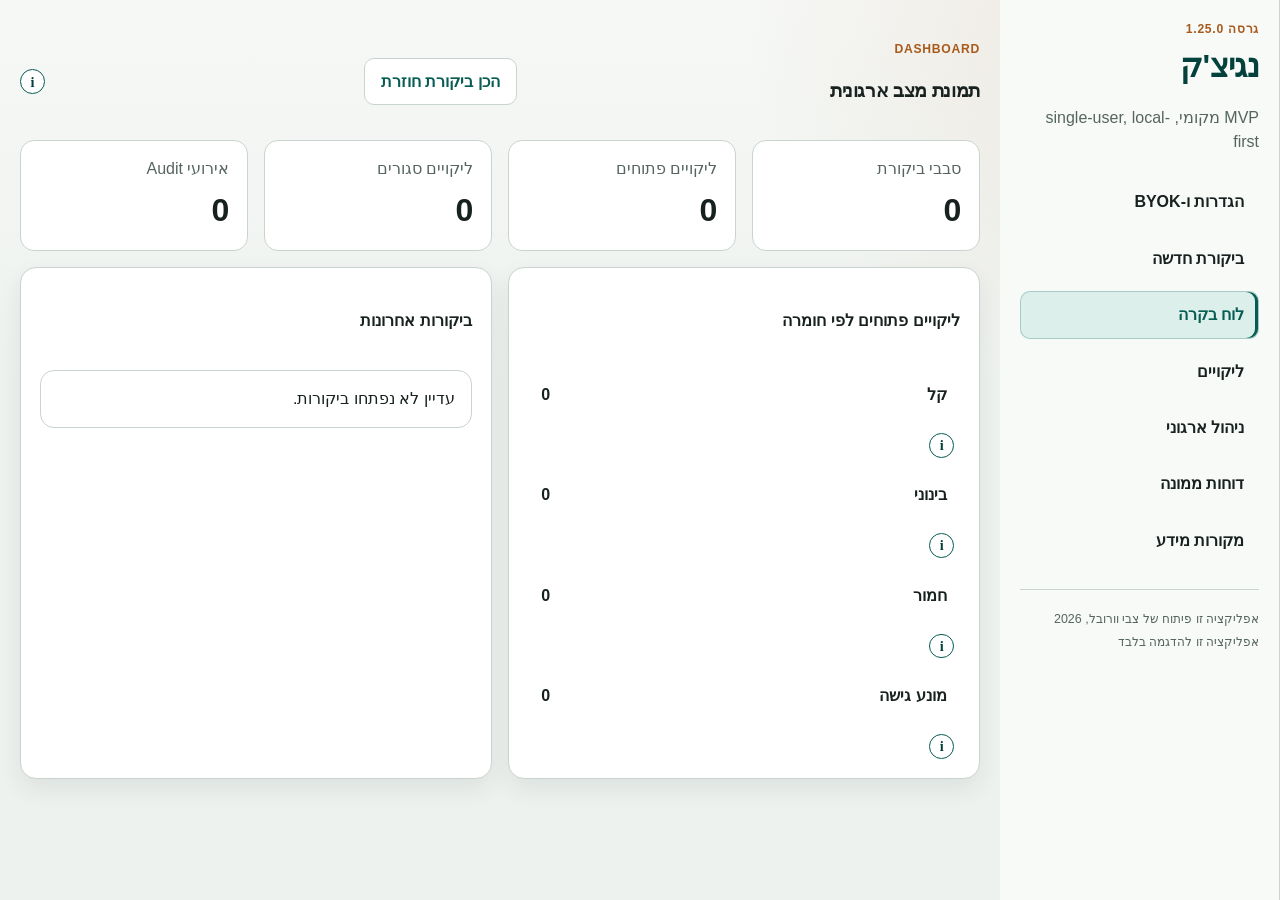
<file: index - Copy.html>
<!doctype html>
<html lang="he" dir="rtl">
  <head>
    <meta charset="UTF-8" />
    <meta name="viewport" content="width=device-width, initial-scale=1.0" />
    <meta name="theme-color" content="#0c5b53" />
    <meta name="apple-mobile-web-app-capable" content="yes" />
    <meta name="apple-mobile-web-app-status-bar-style" content="default" />
    <title>נגיצ'ק</title>
    <link rel="manifest" href="./manifest.webmanifest" />
    <link rel="apple-touch-icon" href="./icons/icon.svg" />
    <link rel="stylesheet" href="./styles.css" />
  </head>
  <body>
    <a class="skip-link" href="#main-content">דלג לתוכן המרכזי</a>
    <div class="app-shell">
      <aside class="sidebar">
        <div class="brand">
          <p id="app-version" class="eyebrow">גרסה</p>
          <h1>נגיצ'ק</h1>
          <p class="muted">MVP מקומי, single-user, local-first</p>
        </div>
        <nav class="nav" aria-label="ניווט ראשי">
          <a class="nav-link" data-view="settings" href="#settings">הגדרות ו-BYOK</a>
          <a class="nav-link" data-view="inspection" href="#inspection">ביקורת חדשה</a>
          <a class="nav-link is-active" data-view="dashboard" href="#dashboard">לוח בקרה</a>
          <a class="nav-link" data-view="issues" href="#issues">ליקויים</a>
          <a class="nav-link" data-view="management" href="#management">ניהול ארגוני</a>
          <a class="nav-link" data-view="supervisor-reports" href="#supervisor-reports">דוחות ממונה</a>
          <a class="nav-link" data-view="sources" href="#sources">מקורות מידע</a>
        </nav>
        <footer class="sidebar-footer">
          <p>אפליקציה זו פיתוח של צבי וורובל, 2026</p>
          <p>אפליקציה זו להדגמה בלבד</p>
        </footer>
      </aside>

      <main id="main-content" class="main-content" tabindex="-1">
        <section id="dashboard-view" class="view is-active" aria-labelledby="dashboard-title">
          <div class="section-heading">
            <div>
              <p class="eyebrow">Dashboard</p>
              <h3 id="dashboard-title">תמונת מצב ארגונית</h3>
            </div>
            <button id="prepare-reinspection" class="ghost" data-help="מציג ליקויים פתוחים שטרם אומתו בשטח, כדי להכין ביקורת חוזרת. סגירת ליקוי דורשת תאריך, מאמת, מדידה חוזרת וכלי מדידה.">הכן ביקורת חוזרת</button>
          </div>
          <div id="stats-grid" class="stats-grid"></div>
          <div class="panel-grid">
            <section class="panel">
              <div class="panel-head">
                <h4>ליקויים פתוחים לפי חומרה</h4>
              </div>
              <div id="severity-breakdown" class="stack-list"></div>
            </section>
            <section class="panel">
              <div class="panel-head">
                <h4>ביקורות אחרונות</h4>
              </div>
              <div id="recent-inspections" class="list-table"></div>
            </section>
          </div>
        </section>

        <section id="inspection-view" class="view" aria-labelledby="inspection-title">
          <div class="section-heading">
            <div>
              <p class="eyebrow">Inspection</p>
              <h3 id="inspection-title">פתיחת סבב ביקורת</h3>
            </div>
          </div>

          <div class="panel">
            <form id="inspection-form" class="form-grid">
              <label data-help="בחירת האשכול קובעת את משפחת הצ׳קליסטים: סביבה בנויה, שירות, דיגיטל או נגישות ייעודית. בחר לפי נושא הסקר בפועל.">
                <span>אשכול</span>
                <select name="cluster" required></select>
              </label>
              <label data-help="בחר את סוג האתר או השירות המדויק ביותר. הבחירה קובעת אילו פריטי בדיקה רלוונטיים יוצגו בהמשך.">
                <span>סוג אתר/שירות</span>
                <select name="siteType" required></select>
              </label>
              <label data-help="קובע איזה מסלול משפטי ומקצועי יוצג לבדיקה. יש לבחור לפי סוג המקום, מועד ההיתר והמצב בפועל; במקרה של ספק יש לאמת מול גורם מוסמך.">
                <span>מסלול תחולה</span>
                <select name="applicabilityProfile" required></select>
              </label>
              <p id="inspection-flow-hint" class="full inspection-flow-hint">בחר אשכול, סוג אתר/שירות ומסלול תחולה כדי לפתוח רק את פרטי הסקר הרלוונטיים.</p>
              <div id="inspection-details" class="full inspection-details" hidden>
                <div class="full form-section-title">פרטי ביקורת בסיסיים</div>
                <p id="inspection-path-summary" class="full muted small"></p>
                <label><span>שם אתר</span><input type="text" name="siteName" placeholder="למשל: מרכז שירות יפו" required /></label>
                <label><span>כתובת</span><input type="text" name="address" placeholder="רחוב, עיר" required /></label>
                <label><span>מבצע הסקר</span><input type="text" name="inspector" placeholder="שם מלא" required /></label>
                <label data-help="הבחירה מתעדת את אופי הסקר. היא אינה משנה את חובות הנגישות ואינה הופכת את הדוח לאישור סטטוטורי."><span>סוג הבדיקה</span><select name="surveyType"><option value="self">בדיקה עצמית של החייב</option><option value="internal">סקר ממונה פנימי</option><option value="external">חוות דעת חיצונית</option><option value="resident_report">דיווח תושב / פנייה מהציבור</option></select></label>
                <label><span>מיקום GPS</span><div class="field-with-action"><input type="text" name="gps" placeholder="31.778, 35.235" /><button id="capture-gps" class="ghost" type="button" data-help="מבקש הרשאת מיקום מהמכשיר וממלא את השדה. המיקום נשמר רק כאשר יוצרים את הביקורת, ואפשר להשאיר את השדה ריק.">קבל מיקום נוכחי</button></div></label>
                <label class="full"><span>הערות פתיחה</span><textarea name="notes" rows="3" placeholder="הקשר כללי לביקורת"></textarea></label>

                <section class="full inspection-subsection" data-survey-types="resident_report">
                  <h4>פרטי דיווח תושב / פנייה מהציבור</h4>
                  <label><span>מספר פנייה</span><input type="text" name="complaintReference" placeholder="אם קיים" /></label>
                  <label><span>תאריך קבלת הפנייה</span><input type="date" name="complaintReceivedAt" /></label>
                  <label><span>אופן הפנייה</span><select name="complaintChannel"><option value="">לא צוין</option><option value="phone">טלפון</option><option value="email">דוא״ל</option><option value="form">טופס מקוון</option><option value="in_person">פנייה אישית</option><option value="other">אחר</option></select></label>
                  <label><span>פרטי קשר לפנייה</span><input type="text" name="complaintContact" placeholder="אופציונלי; השמירה מקומית בלבד" /></label>
                  <label class="full checkbox-line"><input type="checkbox" name="complaintAnonymous" /> הפנייה אנונימית או שאין לשמור פרטי קשר</label>
                  <label class="full"><span>תיאור הדיווח</span><textarea name="complaintDetails" rows="3" placeholder="מה דווח, היכן ומתי; הדיווח הוא עילה לבדיקה ואינו קביעה מקצועית"></textarea></label>
                </section>

                <section class="full inspection-subsection" data-clusters="built" data-profiles="existing_public_building new_public_building new_residential">
                  <h4>נתוני מבנה ותחולה</h4>
                  <label data-help="מסייע להבחין בין מבנה קיים, מבנה חדש ושינוי מהותי. הבחירה משפיעה על מסלול התחולה ודורשת אימות מול ההיתר והדין."><span>מצב המבנה</span><select name="buildingStatus"><option value="existing">בניין קיים</option><option value="new">בניין חדש</option><option value="major_change">שינוי מהותי בבניין קיים</option></select></label>
                  <label><span>שנת הקמה</span><input type="number" name="constructionYear" min="1800" max="2100" /></label>
                  <label><span>שנת היתר</span><input type="number" name="permitYear" min="1800" max="2100" /></label>
                  <label><span>שנת שינוי ייעוד / שיפוץ</span><input type="number" name="majorChangeYear" min="1800" max="2100" /></label>
                  <label><span>ייעוד בפועל</span><input type="text" name="actualUse" placeholder="למשל: מרכז קבלת קהל" /></label>
                  <label><span>ייעוד בהיתר</span><input type="text" name="permittedUse" placeholder="אם ידוע" /></label>
                  <label><span>שטח עיקרי במ״ר</span><input type="number" name="mainArea" min="0" /></label>
                  <label><span>מספר מפלסים</span><input type="number" name="levels" min="0" /></label>
                  <label><span>קיבולת קהל</span><input type="number" name="publicCapacity" min="0" /></label>
                  <fieldset class="full compact-fieldset"><legend>רכיבים קיימים</legend><label><input type="checkbox" name="requiredFacilities" value="elevator" /> מעלית</label><label><input type="checkbox" name="requiredFacilities" value="parking" /> חניון</label><label><input type="checkbox" name="requiredFacilities" value="accessible_toilet" /> שירותים נגישים</label><label><input type="checkbox" name="requiredFacilities" value="accessible_counter" /> עמדת שירות נגישה</label></fieldset>
                </section>

                <section class="full inspection-subsection" data-site-types="accommodation">
                  <h4>נתוני אירוח</h4>
                  <label><span>מספר חדרי אירוח</span><input type="number" name="accommodationRoomTotal" min="0" /></label>
                  <label><span>מספר חדרים נגישים נדרש</span><input type="number" name="accessibleRoomsRequired" min="0" /></label>
                  <label><span>מספר חדרים נגישים קיים</span><input type="number" name="accessibleRoomsExisting" min="0" /></label>
                </section>

                <section class="full inspection-subsection" data-clusters="service digital special">
                  <h4>פרטי נותן השירות</h4>
                  <label><span>החייב בנגישות</span><input type="text" name="liableParty" placeholder="שם בעלים / שוכר / רשות" /></label>
                  <label><span>תפקיד החייב</span><input type="text" name="liableRole" placeholder="בעלים, מנהל נכס וכו׳" /></label>
                  <label><span>ח.פ. / מזהה ארגון</span><input type="text" name="organizationId" /></label>
                  <label><span>ממונה נגישות ארגוני</span><input type="text" name="accessibilityOfficer" /></label>
                  <label><span>מספר תעודה / הכשרה</span><input type="text" name="inspectorCredential" placeholder="אופציונלי" /></label>
                  <fieldset class="full compact-fieldset"><legend>רכיבים ומסמכים קיימים</legend><label><input type="checkbox" name="recordFlags" value="published_arrangements" /> הסדרי נגישות מפורסמים</label><label><input type="checkbox" name="recordFlags" value="accessibility_file" /> תיק נגישות</label><label><input type="checkbox" name="recordFlags" value="previous_report" /> דוח קודם</label><label><input type="checkbox" name="recordFlags" value="commission_order" /> צו נציבות</label></fieldset>
                </section>

                <details class="full advanced-details">
                  <summary>פרטים מתקדמים ומסמכים</summary>
                  <div class="form-grid">
                    <section class="full inspection-subsection" data-clusters="built">
                      <h4>פרטי גורם אחראי ומסמכים</h4>
                      <label><span>החייב בנגישות</span><input type="text" name="liablePartyFallback" /></label>
                      <label><span>תפקיד החייב</span><input type="text" name="liableRoleFallback" placeholder="בעלים, מנהל נכס וכו׳" /></label>
                      <label><span>ח.פ. / מזהה ארגון</span><input type="text" name="organizationIdFallback" /></label>
                      <label><span>ממונה נגישות ארגוני</span><input type="text" name="accessibilityOfficerFallback" /></label>
                      <label><span>מספר תעודה / הכשרה</span><input type="text" name="inspectorCredentialFallback" placeholder="אופציונלי" /></label>
                      <fieldset class="full compact-fieldset"><legend>מסמכים קיימים</legend><label><input type="checkbox" name="recordFlags" value="published_arrangements" /> הסדרי נגישות מפורסמים</label><label><input type="checkbox" name="recordFlags" value="accessibility_file" /> תיק נגישות</label><label><input type="checkbox" name="recordFlags" value="previous_report" /> דוח קודם</label><label><input type="checkbox" name="recordFlags" value="commission_order" /> צו נציבות</label></fieldset>
                    </section>
                    <label class="full"><span>פטור / דחייה / התאמה חלופית / נטל כבד</span><textarea name="exemptionDetails" rows="2" placeholder="סוג, תוקף, אסמכתה ומיקום המסמך"></textarea></label>
                    <section class="full inspection-subsection">
                      <h4>שיוך רשותי (אופציונלי)</h4>
                      <p class="full muted small">סמן רק כאשר הביקורת שייכת לנכס או לשירות של רשות מקומית. השיוך יאפשר הכללה בדוח רשותי מרוכז במכשיר זה.</p>
                      <label><span>שיוך לרשות מקומית</span><select name="municipalOwnership"><option value="">לא צוין</option><option value="yes">כן, נכס או שירות רשותי</option></select></label>
                      <label><span>סוג נכס / שירות רשותי</span><select name="municipalAssetType"><option value="">לא צוין</option><option value="public_building">בניין ציבורי</option><option value="school">בית ספר / גן</option><option value="community">מתנ״ס / ספרייה / תרבות</option><option value="public_space">מרחב ציבורי / רחוב / פארק</option><option value="service">שירות קבלת קהל / מוקד</option><option value="digital">אתר / שירות דיגיטלי</option><option value="other">אחר</option></select></label>
                      <label><span>מזהה נכס / אתר</span><input type="text" name="municipalAssetId" placeholder="מספר נכס, קוד אתר או מזהה פנימי" /></label>
                      <label><span>אגף / יחידה אחראית</span><input type="text" name="municipalDepartment" placeholder="למשל: הנדסה, חינוך, שפ״ע או שירות לתושב" /></label>
                    </section>
                    <label data-help="מסווג את המסמך המצורף כדי שיהיה אפשר להבין אם הוא היתר, פטור, התאמה חלופית או דוח קודם. יש לציין גם אסמכתה ותוקף כאשר קיימים."><span>סוג מסמך מצורף</span><select name="documentType"><option value="permit">היתר / רישוי</option><option value="exemption">פטור / דחייה</option><option value="alternative">התאמה חלופית</option><option value="previous_report">דוח קודם</option><option value="other">אחר</option></select></label>
                    <label><span>מספר מסמך ותוקף</span><input type="text" name="documentReference" placeholder="מספר, תאריך ותוקף" /></label>
                    <label class="full"><span>צירוף מסמכים מקומיים</span><input class="inspection-documents" type="file" multiple accept="image/*,application/pdf,.doc,.docx" /><small class="muted">המסמכים נשמרים במכשיר זה בלבד ונכללים בגיבוי JSON.</small></label>
                    <label class="full" data-help="תעד במפורש אזורים, רכיבים או מסמכים שלא נבדקו ולמה. מידע זה יוצג בדוח כדי למנוע מצג של כיסוי מלא."><span>היקף הבדיקה ומגבלות</span><textarea name="scopeLimitations" rows="2" placeholder="מה נבדק ומה לא נבדק, למשל: לא הייתה גישה לגג או לחדר מכונות"></textarea></label>
                  </div>
                </details>
                <div class="full form-actions"><button type="submit" data-help="יוצר סבב ביקורת מקומי עם הצ׳קליסט שנבחר. לאחר היצירה עוברים למסך הפריטים; הנתונים נשמרים במכשיר זה בלבד.">צור ביקורת</button></div>
              </div>
            </form>
          </div>

          <div id="inspection-workspace" class="inspection-workspace hidden">
            <section class="panel">
              <div class="panel-head">
                <div>
                  <h4 id="active-inspection-name">ביקורת פעילה</h4>
                  <p id="active-inspection-meta" class="muted small"></p>
                </div>
                <div class="toolbar">
                  <button id="prepare-report" class="ghost" data-help="מכין דוח תיקונים מהליקויים שתועדו בביקורת הפעילה. הדוח הוא כלי עבודה ומחייב אימות תחולה מקצועי.">הכן דוח תיקונים</button>
                  <button id="save-draft" class="ghost" data-help="שומר את מצב הביקורת המקומי כפי שהוא, בלי לסיים את הסקר או לסגור ליקויים.">שמור טיוטה</button>
                  <button id="complete-inspection" data-help="פותח מסך סיום לתיעוד ההיקף הסופי, מה שלא נבדק ואישור ההפצה. ליקויים פתוחים נשארים לניהול גם לאחר סיום הסקר.">סיום סקר</button>
                </div>
              </div>
              <div class="inspection-progress" aria-live="polite">
                <div>
                  <strong id="checklist-progress">התקדמות בדיקה</strong>
                  <span id="checklist-progress-detail" class="muted small"></span>
                </div>
              <button id="toggle-issues-only" class="ghost" type="button" data-help="מסנן זמנית את הצ׳קליסט להצגת פריטים שסומנו כליקוי בלבד. הוא אינו משנה את נתוני הביקורת.">הצג ליקויים בלבד</button>
              </div>
              <div id="checklist-container" class="checklist"></div>
            </section>
            <section id="inspection-closure" class="panel hidden" aria-labelledby="closure-title">
              <div class="panel-head"><div><p class="eyebrow">Closure</p><h4 id="closure-title">סיום ואישור הפצת סקר</h4><p class="muted small">הסקר יישאר מקומי. הסיום מתעד את גבולות הבדיקה ואינו מחליף אישור סטטוטורי.</p></div></div>
              <form id="inspection-closure-form" class="form-grid">
                <label class="full"><span>מה נבדק ומה לא נבדק</span><textarea name="coverageStatement" rows="3" required placeholder="ציין היקף סופי, אזורים שלא נבדקו וסיבת אי-הבדיקה"></textarea></label>
                <label class="full"><span>סיכום מקצועי להפצה</span><textarea name="distributionNote" rows="3" required placeholder="למשל: הסקר מוכן להפצה פנימית, בכפוף לאימות תחולה מקצועי"></textarea></label>
                <label class="full checkbox-line"><input name="distributionApproved" type="checkbox" required /> אני מאשר/ת שהיקף הבדיקה, המגבלות והסטטוס המקצועי נבדקו לפני הפצה.</label>
                <div class="full form-actions"><button type="submit" data-help="מסיים את הסקר לאחר השלמת היקף, מגבלות ואישור ההפצה. ליקויים פתוחים ממשיכים להיות מנוהלים במסך הליקויים.">אשר סיום סקר</button></div>
              </form>
            </section>
            <section id="correction-report" class="panel hidden" aria-live="polite">
              <div class="panel-head">
                <div>
                  <h4>דוח לתיקון ממצאים</h4>
                  <p id="correction-report-date" class="muted small"></p>
                  <p class="muted small">סדר פעולות מוצע. המקורות דורשים אימות תחולה מקצועי לפני ביצוע.</p>
                </div>
                <button id="save-correction-report" data-help="שומר עותק מקומי של דוח התיקונים לביקורת הפעילה.">שמור דוח תיקונים</button>
                <button id="print-correction-report" class="ghost" data-help="פותח תצוגת הדפסה של דוח התיקונים. מהדפדפן אפשר לבחור שמירה כ-PDF.">הדפס / שמור PDF</button>
              </div>
              <div id="correction-report-content" class="stack-list"></div>
            </section>
          </div>
        </section>

        <section id="issues-view" class="view" aria-labelledby="issues-title">
          <div class="section-heading">
            <div>
              <p class="eyebrow">Issues</p>
              <h3 id="issues-title">ניהול ליקויים</h3>
            </div>
            <div class="toolbar">
              <select id="status-filter" aria-label="סינון לפי סטטוס" data-help="מסנן את תצוגת הליקויים בלבד. שינוי הסינון אינו משנה את סטטוס הליקוי עצמו.">
                <option value="all">כל הסטטוסים</option>
                <option value="open">פתוח</option>
                <option value="assigned">הוקצה לטיפול</option>
                <option value="in_progress">בתיקון</option>
                <option value="pending_verification">ממתין לאימות</option>
                <option value="closed">סגור</option>
              </select>
              <button id="export-json" class="ghost" data-help="יוצר גיבוי מלא של הנתונים המקומיים, כולל תמונות ומסמכים. הקובץ עשוי להיות גדול.">ייצוא JSON</button>
              <button id="export-json-light" class="ghost" data-help="יוצר גיבוי של הנתונים והטקסטים ללא תמונות, סרטונים או מסמכים. מתאים להעברה קלה בין מכשירים.">גיבוי ללא תמונות</button>
              <button id="import-json" class="ghost" data-help="בייבוא תוצג בחירה: מיזוג בטוח שמוסיף רשומות חדשות, או החלפה מלאה של הנתונים המקומיים. צור גיבוי לפני החלפה.">ייבוא גיבוי</button>
              <input id="import-json-file" class="hidden" type="file" accept="application/json,.json" />
              <button id="export-csv" class="ghost" data-help="מייצא טבלת ליקויים לאקסל או לכלי גיליון. קובצי מדיה אינם נכללים ב-CSV.">ייצוא CSV</button>
              <button id="open-comparison" class="ghost hidden" type="button" data-help="הפעולה זמינה רק כאשר יש ביקורת קודמת לאותה כתובת וליקוי שממתין לאימות לאחר תיקון. היא מציגה השוואה ואינה סוגרת ליקוי.">ביקורת חוזרת והשוואה</button>
            </div>
          </div>
          <div class="issue-filter-bar" aria-label="סינון וחיפוש ליקויים">
            <label>
              <span>חיפוש ליקוי</span>
              <input id="issue-search" type="search" placeholder="אתר, כתובת, אלמנט או מזהה" />
            </label>
            <label data-help="מסנן לפי הגורם שהוגדר כאחראי לתיקון. הסינון אינו משנה אחריות או סטטוס.">
              <span>אחראי לתיקון</span>
              <select id="responsible-filter"><option value="all">כל האחראים</option></select>
            </label>
            <label data-help="מסנן ליקויים לפי מועד הטיפול. בחירה באיחור מציגה רק ליקויים שמועד היעד שלהם חלף.">
              <span>מועד טיפול</span>
              <select id="due-filter">
                <option value="all">כל המועדים</option>
                <option value="overdue">באיחור</option>
              </select>
            </label>
            <label data-help="מציג רק ליקויים שדורשים אימות בשטח לפני סגירה. אין לסגור ליקוי על סמך הצהרה או צילום בלבד.">
              <span>ביקורת חוזרת</span>
              <select id="reinspection-filter">
                <option value="all">כל הליקויים</option>
                <option value="required">נדרש אימות בשטח</option>
              </select>
            </label>
            <button id="clear-issue-filters" class="ghost" type="button" data-help="מחזיר את כל מסנני הליקויים למצבם הראשוני, בלי לשנות נתונים.">נקה סינון</button>
          </div>
          <p id="issue-filter-summary" class="muted small" aria-live="polite"></p>
          <section id="previous-inspection-comparison" class="panel hidden" aria-labelledby="comparison-title">
            <div class="panel-head"><div><p class="eyebrow">Comparison</p><h4 id="comparison-title">השוואה לביקורת קודמת</h4><p class="muted small">השוואה לתמיכה באימות לאחר תיקון; אינה מחליפה בדיקה בשטח.</p></div></div>
            <div id="previous-inspection-content" class="stack-list"></div>
          </section>
          <div id="issues-list" class="issue-grid"></div>
        </section>

        <section id="settings-view" class="view" aria-labelledby="settings-title">
          <header class="hero">
            <div class="hero-actions">
              <button id="install-app" class="ghost hidden" data-help="כאשר הדפדפן תומך בכך, פותח את פעולת התקנת ה-PWA במכשיר. הנתונים נשארים מקומיים בדפדפן המותקן.">התקן בטלפון</button>
              <button id="accessibility-toggle" class="accessibility-toggle ghost" type="button" aria-expanded="false" aria-controls="accessibility-panel" data-help="פותח התאמות תצוגה מקומיות: גודל טקסט, ניגודיות והדגשת קישורים.">
                התאמות נגישות
              </button>
              <button id="seed-demo" class="ghost field-tool-button" data-help="טוען שלוש ביקורות הדגמה ומחליף את הנתונים המקומיים הקיימים. צור גיבוי לפני הפעלה אם יש נתונים שברצונך לשמור.">טען נתוני הדגמה</button>
              <button id="clear-data" class="ghost field-tool-button" data-help="מוחק את כל הביקורות, הליקויים והגיבויים המקומיים במכשיר זה. יש לייצא גיבוי לפני הפעולה.">אפס נתונים</button>
            </div>
            <div>
              <p class="eyebrow">כלי עבודה שדה</p>
              <h2>תיעוד, מעקב וייצוא ליקויי נגישות</h2>
            </div>
          </header>
          <div class="section-heading">
            <div>
              <p class="eyebrow">Settings</p>
              <h3 id="settings-title">BYOK, AI ופרטיות</h3>
            </div>
          </div>
          <div class="panel-grid">
            <section class="panel">
              <form id="settings-form" class="form-grid">
                <label class="full" data-help="המפתח נשמר בזיכרון הסשן בלבד ואינו נכלל בגיבוי. הוא דרוש רק כאשר בוחרים לנתח צילום עם AI.">
                  <span>OpenAI API Key</span>
                  <input type="password" name="apiKey" placeholder="sk-..." autocomplete="off" />
                  <small class="muted">נשמר רק עד לסגירת לשונית הדפדפן. נדרש רק לניתוח צילום יזום.</small>
                </label>
                <label data-help="שם המודל שישמש לניתוח צילום יזום. יש להזין מודל זמין לחשבון ה-OpenAI שלך.">
                  <span>מודל Vision</span>
                  <input type="text" name="visionModel" value="gpt-4.1-mini" />
                </label>
                <label data-help="שם מודל העזר לניתוחים טקסטואליים עתידיים. אין להשתמש בו ללא מפתח API פעיל בסשן.">
                  <span>מודל Reasoning</span>
                  <input type="text" name="reasoningModel" value="o4-mini" />
                </label>
                <label data-help="ערך בין 0 ל-1 המוצג לצד הצעות AI. גם ודאות גבוהה אינה מחליפה בדיקה ואישור אנושיים.">
                  <span>סף ודאות</span>
                  <input type="number" name="confidenceThreshold" min="0" max="1" step="0.05" value="0.8" />
                </label>
                <label class="full" data-help="תיעוד מקומי של מדיניות הפרטיות והעבודה עם AI. אינו נשלח לשום שירות.">
                  <span>מדיניות פרטיות מקומית</span>
                  <textarea name="privacyNotes" rows="4">המפתח נשמר לזמן הסשן בלבד. צילום נשלח ל-OpenAI רק לאחר לחיצה מפורשת על "נתח צילום עם AI".</textarea>
                </label>
                <div class="full form-actions">
                  <button type="submit" data-help="שומר את בחירות ה-AI והפרטיות מקומית, ואת המפתח לזמן הסשן בלבד. לאחר השמירה עוברים לביקורת חדשה.">שמור הגדרות</button>
                </div>
              </form>
            </section>

            <section class="panel">
              <h4>חוזה AI מקומי</h4>
              <ul class="plain-list">
                <li>פלט AI נשמר רק כ-`PENDING_AI` עד לאישור משתמש.</li>
                <li>אין קביעת FAIL אוטומטית על סמך הערכה חזותית בלבד.</li>
                <li>מקורות נורמטיביים נשמרים עם `sourceRefs` לכל פריט צ׳קליסט.</li>
                <li>מצבי Offline נשמרים מקומית ומסומנים בלוח המערכת.</li>
              </ul>
              <div id="settings-summary" class="note-box"></div>
            </section>
            <section class="sync-card" aria-labelledby="system-status-title">
              <h2 id="system-status-title">מצב מערכת</h2>
              <dl id="system-status"></dl>
            </section>
            <section class="panel" aria-labelledby="storage-title">
              <div class="panel-head"><div><p class="eyebrow">Storage</p><h4 id="storage-title">שמירה מקומית וגיבוי</h4></div><button id="request-persistent-storage" class="ghost" type="button" data-help="מבקש מהדפדפן להגן יותר על הנתונים המקומיים מפני מחיקה אוטומטית. אישור הבקשה נתון לדפדפן ולשטח האחסון הפנוי.">הגן על האחסון המקומי</button></div>
              <p id="storage-status" class="muted" aria-live="polite">בודק אחסון מקומי...</p>
              <p class="muted small">תמונות נדחסות מקומית לפני שמירתן. שמור גיבוי מלא מדי פעם, ובחר גיבוי ללא תמונות להעברה קלה יותר.</p>
            </section>
          </div>
        </section>

        <section id="management-view" class="view" aria-labelledby="management-title">
          <div class="section-heading">
            <div>
              <p class="eyebrow">Management</p>
              <h3 id="management-title">ניהול ארגוני</h3>
              <p class="muted">תיעוד מקומי של פעולות ארגוניות, מופרד מביצוע הביקורת בשטח.</p>
            </div>
          </div>
          <section class="panel" aria-labelledby="coordinator-role-title">
            <div class="panel-head">
              <div>
                <p class="eyebrow">Accessibility coordinator</p>
                <h4 id="coordinator-role-title">תפקיד רכז נגישות</h4>
                <p class="muted small">הגדרת תפקיד ותנאי מינוי בקצרה, לעיון לפני תיעוד הפעולות הארגוניות.</p>
              </div>
              <button id="toggle-coordinator-role" type="button" class="ghost" aria-expanded="false" aria-controls="coordinator-role-description">הצג הגדרת תפקיד</button>
            </div>
            <div id="coordinator-role-description" class="hidden" aria-live="polite">
              <div class="note-box">
                <h5>מטרת התפקיד</h5>
                <p>רכז הנגישות מוביל, מטמיע ומפקח על היבטי הנגישות בארגון, ומשמש כתובת מקצועית לעובדים ולציבור.</p>
                <ul>
                  <li>מסירת מידע נגיש לציבור על הסדרי נגישות, אמצעי עזר והתאמות חלופיות.</li>
                  <li>קידום יישום חובות הנגישות במבנים, תשתיות, שירות ומידע דיגיטלי.</li>
                  <li>ייעוץ והדרכה לגורמים בארגון לגבי התאמות לעובדים, לקוחות ומבקרים עם מוגבלות.</li>
                  <li>ריכוז וטיפול בפניות ובתלונות נגישות והכוונתן לגורם האחראי.</li>
                </ul>
                <h5>על מי חלה חובת מינוי?</h5>
                <p>לפי הסיכום בתקנות נגישות השירות, מי שאחראי לאספקת שירות ציבורי ומעסיק לפחות 25 עובדים, לרבות באמצעות חברת כוח אדם או קבלן, נדרש למנות רכז נגישות מקרב עובדיו. רצוי שהרכז יהיה בעל ידע בנגישות ובעל יכולת להניע יישום בארגון.</p>
                <p class="muted small">גם כאשר תנאי המינוי אינו מתקיים, חובות הנגישות החלות על השירות או המקום אינן מתבטלות. יש לאמת תחולה, נוסח עדכני וחריגים מול המקור הרשמי או גורם מקצועי מוסמך לפני קבלת החלטה.</p>
                <p class="small"><a href="https://www.gov.il/he/pages/accessibility_coordinators_explained" target="_blank" rel="noreferrer">מידע רשמי: נציבות שוויון זכויות לאנשים עם מוגבלות - רכזי נגישות</a></p>
              </div>
            </div>
          </section>
          <section class="panel" aria-labelledby="licensed-role-title">
            <div class="panel-head">
              <div>
                <p class="eyebrow">Licensed accessibility professional</p>
                <h4 id="licensed-role-title">תפקיד מורשה נגישות</h4>
                <p class="muted small">הבחנה בין מורשה נגישות מתו״ס לבין מורשה נגישות השירות, לעיון לפני הסתמכות מקצועית.</p>
              </div>
              <button id="toggle-licensed-role" type="button" class="ghost" aria-expanded="false" aria-controls="licensed-role-description" data-help="פותח הסבר על תחומי העיסוק של מורשה נגישות ועל מתי נדרשת חוות דעת בתחומו.">הצג הגדרת תפקיד</button>
            </div>
            <div id="licensed-role-description" class="hidden" aria-live="polite">
              <div class="note-box">
                <h5>מטרת התפקיד</h5>
                <p>מורשה נגישות הוא איש מקצוע מוסמך בתחום התמחותו, המסייע באפיון, תכנון, בקרה ופיקוח על יישום התאמות נגישות לפי הדין. תפקידו אינו מחליף את רכז הנגישות או את אחריות נותן השירות והמארגן.</p>
                <h5>שני תחומי התמחות</h5>
                <ul>
                  <li><strong>מורשה נגישות מתו״ס</strong> - מייעץ לגבי מבנים, תשתיות וסביבה: דרכי גישה, מפלסים, חניה, רמפות, מדרכות, שטחים ציבוריים ורכיבים בנויים.</li>
                  <li><strong>מורשה נגישות השירות</strong> - מסייע באפיון, תכנון, בקרה ופיקוח על התאמות השירות: מידע, תקשורת, נהלים, אמצעי עזר, שירות עצמי והתאמות לפי צורך.</li>
                </ul>
                <h5>מתי מערבים מורשה?</h5>
                <p>יש לערב מורשה נגישות כאשר הדין, מסלול הרישוי או סוג העבודה מחייבים חוות דעת או היוועצות בתחומו. לדוגמה, בתהליכים מסוימים של בנייה חדשה, היתר, תעודת גמר ותכניות הנגשה נדרשים מורשה מתו״ס ולעיתים היוועצות במורשה השירות. יש לבדוק כל מקרה לפי התחולה והנוסח המעודכן.</p>
                <p>באירוע או כנס הפתוח לציבור, האחריות להנגשה נשארת אצל המארגן או נותן השירות. מורשה נגישות יכול לסייע בבדיקת מקום האירוע, פרסום הסדרי הנגישות, הרשמה, שילוט, ישיבה והתאמות תקשורת ושמיעה, לפי סוג האירוע והדין החל.</p>
                <p class="muted small">המידע הוא תמצית עבודה בלבד. לפני חוות דעת, תכנון, רישוי או קביעה מקצועית יש לאמת תחולה, הסמכה נדרשת והוראות הדין מול המקור הרשמי.</p>
                <p class="small"><a href="https://www.gov.il/he/pages/licensed_service_accessibility_professionals?chapterIndex=3" target="_blank" rel="noreferrer">מידע רשמי: מורשה נגישות השירות</a> · <a href="https://www.gov.il/he/service/licensed-registration-of-accessibility-matos-a" target="_blank" rel="noreferrer">מידע רשמי: רישום מורשי נגישות מתו״ס</a></p>
              </div>
            </div>
          </section>
          <section class="panel" aria-labelledby="training-title">
            <div class="panel-head"><div><p class="eyebrow">Training</p><h4 id="training-title">תיעוד הדרכת נגישות</h4><p class="muted small">הרשומה נשמרת מקומית ומשויכת לביקורת הפעילה, אם נפתחה.</p></div></div>
            <form id="training-record-form" class="form-grid">
              <label><span>תאריך הדרכה</span><input name="trainingDate" type="date" /></label>
              <label><span>תפקיד / קהל יעד</span><input name="trainingRole" type="text" placeholder="למשל: צוות קבלה" /></label>
              <label><span>מנחה / אחראי</span><input name="trainingOwner" type="text" /></label>
              <label class="full"><span>משתתפים ותוכן ההדרכה</span><textarea name="trainingDetails" rows="2" placeholder="מספר משתתפים, נושאים והחלטות"></textarea></label>
              <label class="full"><span>ראיה מצורפת (אופציונלי)</span><input name="trainingEvidence" type="file" accept="image/*,application/pdf" /></label>
              <div class="full form-actions"><button type="submit" class="ghost" data-help="שומר את תיעוד ההדרכה המקומי ומשייך אותו לביקורת הפעילה. אם אין ביקורת פתוחה, לא תישמר רשומה.">שמור תיעוד הדרכה</button></div>
            </form>
            <div id="training-records" class="stack-list"></div>
          </section>
        </section>

        <section id="supervisor-reports-view" class="view" aria-labelledby="supervisor-reports-title">
          <div class="section-heading">
            <div>
              <p class="eyebrow">Supervisor reports</p>
              <h3 id="supervisor-reports-title">דוחות ממונה נגישות</h3>
              <p class="muted">כלים מקומיים לממונה לצורך הנחיית רכז הנגישות, מעקב תיקון ותיעוד כשלים שעלו בסקר.</p>
            </div>
          </div>
          <div class="panel-grid">
            <section class="panel">
              <h4>דוח הנחיות לרכז</h4>
              <p>הדוח מבוסס על הליקויים שתועדו בביקורת הפעילה: עדיפות, פעולה נדרשת, דרישה נורמטיבית, מדידות, אחראי ואימות חוזר.</p>
              <button id="open-supervisor-report" type="button" data-help="מכין דוח הנחיות לרכז מתוך הליקויים בביקורת הפעילה ומעביר למסך דוח התיקונים.">פתח דוח הנחיות לביקורת הפעילה</button>
              <p class="muted small">הדוח אינו מחליף חוות דעת סטטוטורית או אימות תחולה של מורשה נגישות.</p>
            </section>
            <section class="panel">
              <h4>מסגרת עבודה לממונה</h4>
              <ul class="plain-list">
                <li>תעד את מקור הבדיקה, תחולת הדין והמידע החסר לפני קביעה מקצועית.</li>
                <li>הנחה את הרכז לפי ממצא מתועד, יעד מדידה, פעולה, אחראי ומועד.</li>
                <li>סגור ליקוי רק לאחר ביקורת חוזרת, מדידה ואימות בשטח.</li>
                <li>בדיקה תקופתית של נגישות השירות נדרשת לפחות אחת לחמש שנים ממועד השלמת ההתאמות, בכפוף לתחולה.</li>
              </ul>
            </section>
          </div>
          <section class="panel">
            <div class="panel-head">
              <div>
                <p class="eyebrow">Reference templates</p>
                <h4>תבניות HTML על בסיס המסמכים המצורפים</h4>
                <p class="muted small">התבניות הן כלי עבודה מקומי ותמציתי. יש לאמת תחולה, נוסח עדכני ומהדורה לפני הסתמכות מקצועית.</p>
              </div>
            </div>
            <div class="toolbar">
              <a class="button-link" href="./reference-material/form-9-services-reassessment-2024.html" target="_blank" rel="noopener">בדיקה תקופתית של נגישות השירות</a>
              <a class="button-link ghost-link" href="./reference-material/public-building-survey-template.html" target="_blank" rel="noopener">סקר נגישות בבניין ציבורי קיים</a>
            </div>
          </section>
          <section class="panel" aria-labelledby="municipal-report-title">
            <div class="panel-head">
              <div>
                <p class="eyebrow">Municipal overview</p>
                <h4 id="municipal-report-title">דוח רשות מקומית מרוכז</h4>
                <p class="muted small">מציג רק סקרים שסומנו בשיוך רשותי או שנפתחו כ„רשות מקומית / משרד ציבורי”. אין כאן סנכרון בין מכשירים.</p>
              </div>
              <div class="toolbar">
                <button id="render-municipal-report" type="button" data-help="מציג סיכום מקומי של ביקורות שסומנו כרשותיות, כולל ליקויים פתוחים לפי חומרה.">הצג דוח רשותי</button>
                <button id="print-municipal-report" class="ghost" type="button" data-help="פותח תצוגת הדפסה של הדוח הרשותי. מהדפדפן אפשר לבחור שמירה כ-PDF.">הדפס / שמור PDF</button>
              </div>
            </div>
            <div id="municipal-report" class="stack-list" aria-live="polite"></div>
          </section>
        </section>

        <section id="sources-view" class="view" aria-labelledby="sources-title">
          <div class="section-heading">
            <div>
              <p class="eyebrow">Sources</p>
              <h3 id="sources-title">מקורות מידע</h3>
              <p class="muted">ביבליוגרפיה של מקורות הנתונים, התקנים וההנחיות המשמשים באפליקציה.</p>
            </div>
          </div>
          <section class="panel">
            <div class="source-table-wrap">
              <table class="source-table">
                <thead>
                  <tr>
                    <th>מקור</th>
                    <th>מעמד</th>
                    <th>שימוש באפליקציה</th>
                    <th>אימות</th>
                    <th>קישור</th>
                  </tr>
                </thead>
                <tbody id="sources-table-body"></tbody>
              </table>
            </div>
            <p class="muted small">המקורות משמשים כבסיס מידע בלבד. יש לאמת תחולה, מהדורה, חריגים ושינויים רגולטוריים מול מקור רשמי ובעל מקצוע מוסמך לפני קביעה או ביצוע.</p>
          </section>
        </section>
      </main>
    </div>

    <div id="app-update-notice" class="app-update-notice hidden" role="status" aria-live="polite">זמינה גרסה חדשה של נגיצ'ק.<button id="refresh-app" type="button">עדכן כעת</button></div>
    <div id="context-help-popover" class="context-help-popover hidden" role="tooltip"></div>
    <dialog id="import-dialog" aria-labelledby="import-dialog-title">
      <form id="import-mode-form" method="dialog" class="form-grid">
        <h3 id="import-dialog-title" class="full">אופן ייבוא הגיבוי</h3>
        <p class="full muted">בחר פעולה מפורשת כדי למנוע דריסת נתונים במכשיר זה.</p>
        <label class="full checkbox-line"><input type="radio" name="importMode" value="merge" checked /> מזג: הוסף ביקורות וליקויים חדשים; נתונים מקומיים קיימים עם אותו מזהה נשמרים.</label>
        <label class="full checkbox-line"><input type="radio" name="importMode" value="replace" /> החלף הכול: מחק את הנתונים המקומיים והשתמש בגיבוי בלבד.</label>
        <div class="full form-actions"><button id="confirm-import" type="submit">בצע ייבוא</button><button id="cancel-import" class="ghost" type="button">ביטול</button></div>
      </form>
    </dialog>
    <section id="accessibility-panel" class="accessibility-panel hidden" aria-labelledby="accessibility-title">
      <div class="panel-head">
        <h2 id="accessibility-title">התאמות נגישות</h2>
        <button id="accessibility-close" class="ghost" type="button" aria-label="סגור התאמות נגישות">סגור</button>
      </div>
      <p class="muted small">ההתאמות נשמרות בדפדפן המקומי.</p>
      <div class="accessibility-actions">
        <button type="button" data-accessibility-action="font-increase">הגדל טקסט</button>
        <button type="button" data-accessibility-action="font-decrease">הקטן טקסט</button>
        <button type="button" class="ghost" data-accessibility-action="high-contrast">ניגודיות גבוהה</button>
        <button type="button" class="ghost" data-accessibility-action="underline-links">הדגש קישורים</button>
        <button type="button" class="ghost" data-accessibility-action="reset">אפס התאמות</button>
      </div>
      <p class="muted small">קיצור מקלדת: Alt+N לפתיחה או סגירה. ניתן לדלג לתוכן המרכזי בעזרת Tab בתחילת העמוד.</p>
      <details class="accessibility-declaration">
        <summary>הצהרת נגישות</summary>
        <p>האפליקציה כוללת ניווט מקלדת, קישור דילוג לתוכן, מיקוד נראה לעין, שינוי גודל טקסט, ניגודיות גבוהה והדגשת קישורים.</p>
        <p>המערכת מיועדת לשימוש אישי ומקומי. טרם בוצעה בדיקת תאימות מקצועית מלאה לת״י 5568 ברמה AA; לפני מתן שירות לציבור נדרשת בדיקה מקצועית, השלמת פרטי קשר לפניות ופרסום הצהרת נגישות מאומתת.</p>
      </details>
      <a class="accessibility-info-link" href="https://www.gov.il/he/pages/website_accessibility" target="_blank" rel="noopener">מידע רשמי על נגישות אתרי אינטרנט</a>
    </section>

    <template id="checklist-item-template">
      <article class="check-item">
        <div class="check-item-head">
          <div>
            <h5 class="item-title"></h5>
            <p class="item-meta muted small"></p>
          </div>
          <span class="badge">טרם נבדק</span>
        </div>
        <div class="status-row" data-help="בחר תקין רק לאחר בדיקה; ליקוי פותח טופס תיעוד וראיות; לא רלוונטי מתעד שהפריט אינו חל על האתר או השירות שנבדק.">
          <label><input type="radio" value="pass" /> תקין</label>
          <label><input type="radio" value="fail" /> ליקוי</label>
          <label><input type="radio" value="na" /> לא רלוונטי</label>
        </div>
        <div class="issue-fields hidden">
          <details class="regulatory-requirement" aria-label="דרישה נורמטיבית">
            <summary>דרישה נורמטיבית ופרטי תחולה</summary>
            <p class="regulatory-source"></p>
            <p class="regulatory-need"></p>
            <p class="muted small">יש לאמת תחולה, חריגים ומהדורת מקור עם גורם מקצועי מוסמך.</p>
          </details>
          <label class="file-picker" data-help="ראיה 1 היא התצלום הראשי לניתוח AI. במכשיר נייד אפשר לבחור צילום שמור או לצלם חדש לפי אפשרויות מערכת ההפעלה.">
            <span>ראיה 1: הקשר כללי</span>
            <input type="file" class="issue-photo" accept="image/*" />
            <span class="file-picker-button">בחר צילום</span>
            <span class="file-picker-name muted small">לא נבחר צילום</span>
            <small class="muted">בטלפון אפשר לבחור צילום שמור או לצלם צילום חדש. לאחר הבחירה ניתן לנתח מיד עם AI.</small>
          </label>
          <img class="issue-photo-preview hidden" alt="תצוגה מקדימה של ראיה 1" />
          <div class="full ai-actions">
            <button type="button" class="analyze-photo" data-help="שולח את ראיה 1 ל-OpenAI רק לאחר לחיצה מפורשת ורק אם הוזן מפתח לסשן זה. התוצאה היא הצעה לבדיקה אנושית ואינה קביעה מקצועית סופית.">נתח את הצילום עם AI</button>
            <p class="ai-result muted small" aria-live="polite"></p>
            <div class="ai-review-controls hidden" aria-live="polite"></div>
          </div>
          <label data-help="חומרה משקפת את דחיפות הטיפול והשפעת הליקוי. היא מסייעת בתיעדוף בדוח ואינה קביעה סטטוטורית.">
            <span>חומרה</span>
            <select class="severity-select">
              <option value="low">קל</option>
              <option value="medium">בינוני</option>
              <option value="high">חמור</option>
              <option value="blocking">מונע גישה</option>
            </select>
          </label>
          <label>
            <span>מה נראה / מה נמדד</span>
            <textarea class="issue-description" rows="3" placeholder="תצפית עובדתית בלבד"></textarea>
          </label>
          <label><span>מזהה אלמנט קבוע</span><input class="element-id" type="text" placeholder="למשל: כניסה ראשית / WC קומה 2" /></label>
          <label><span>ערך מדוד</span><input class="measured-value" type="text" placeholder="למשל: 76" /></label>
          <label><span>יחידת מדידה</span><input class="measurement-unit" type="text" placeholder="ס״מ, %, ניוטון, לוקס" /></label>
          <label data-help="בחר את הכלי ששימש למדידה כדי שהדוח יאפשר אימות חוזר בשטח."><span>כלי מדידה</span><select class="measurement-tool"><option value="">לא נמדד</option><option>סרט מדידה</option><option>מד-שיפוע</option><option>מד-כוח דלת</option><option>לוקסמטר</option><option>כלי אוטומטי</option><option>אחר</option></select></label>
          <label><span>נקודת המדידה</span><input class="measurement-point" type="text" placeholder="מפלס, ציר, חדר או אלמנט" /></label>
          <label data-help="קבע אם הדרישה חלה לפי הנתונים הידועים, אם מדובר בהמלצה, או שחסר מידע. במקרה של ספק אל תקבע תחולה ללא אימות מקצועי."><span>הדרישה חלה?</span><select class="applicability-decision"><option value="applies">חלה לפי הנתונים הקיימים</option><option value="recommendation">המלצה / תקן מיטבי</option><option value="unknown">לא ניתן לקבוע – חסר מידע</option></select></label>
          <label><span>המלצה לפעולה</span><textarea class="issue-recommendation" rows="2" placeholder="מה הפעולה הקונקרטית הנדרשת?"></textarea></label>
          <label><span>מידע חסר / נדרש מומחה</span><textarea class="issue-unknown" rows="2" placeholder="היתר, תקן, מדידה או מהנדס נדרש"></textarea></label>
          <fieldset class="full compact-fieldset" data-help="סמן את קבוצות המשתמשים שהליקוי עשוי להשפיע עליהן ואת נסיבותיו. המידע משמש לתיעדוף ולהמלצת התיקון בדוח."><legend>השפעה ואופן תיקון</legend><label><input class="affected-group" type="checkbox" value="ניידות" /> ניידות</label><label><input class="affected-group" type="checkbox" value="ראייה" /> ראייה</label><label><input class="affected-group" type="checkbox" value="שמיעה" /> שמיעה</label><label><input class="affected-group" type="checkbox" value="קוגניטיבי / תקשורת" /> קוגניטיבי / תקשורת</label><label><input class="issue-temporary" type="checkbox" /> ליקוי זמני</label><label><input class="alternative-available" type="checkbox" /> קיימת התאמה חלופית כעת</label><label><input class="life-safety" type="checkbox" /> קשור לחיי אדם / פינוי / אש</label></fieldset>
          <label data-help="מסווג את אופי הפעולה הדרושה לצורך תיעדוף והקצאת אחריות. בחירה זו אינה מחליפה תכנון או אישור מקצועי."><span>סוג פעולה</span><select class="remediation-type"><option value="engineering">תיקון הנדסי</option><option value="procedure">שינוי נוהל / שירות</option><option value="maintenance">אחזקה</option></select></label>
          <label><span>אחראי לתיקון</span><input class="issue-liable-party" type="text" placeholder="בעלים / שוכר / רשות / קבלן" /></label>
          <label><span>עלות גסה</span><input class="estimated-cost" type="text" placeholder="לא ידוע / טווח משוער" /></label>
          <label data-help="תעד אם ידוע שנדרש היתר. אם אין ודאות, בחר לא ידוע והפנה לבדיקה מול הגורם המורשה או הרשות המתאימה."><span>נדרש היתר?</span><select class="permit-needed"><option value="unknown">לא ידוע</option><option value="no">לא</option><option value="yes">כן</option></select></label>
          <label class="file-picker" data-help="ראיה 2 מתעדת את האלמנט הספציפי הקשור לליקוי. אפשר לבחור צילום שמור או לצלם חדש."><span>ראיה 2: האלמנט</span><input type="file" class="evidence-photo" data-evidence-kind="אלמנט" accept="image/*" /><span class="file-picker-button">בחר צילום</span><span class="file-picker-name muted small">לא נבחר צילום</span></label>
          <label class="file-picker" data-help="ראיה 3 מיועדת לפרט, מדידה או סרטון התומכים בממצא. היא נשמרת רק במכשיר זה."><span>ראיה 3: פרט / מדידה / סרטון</span><input type="file" class="evidence-photo" data-evidence-kind="פרט או מדידה" accept="image/*,video/*" /><span class="file-picker-button">בחר קובץ</span><span class="file-picker-name muted small">לא נבחר קובץ</span></label>
          <div class="full evidence-actions"><button type="button" class="ghost capture-issue-gps" data-help="מבקש הרשאת מיקום ושומר את מיקום הליקוי המקומי. אפשר להמשיך גם ללא GPS.">שמור GPS לליקוי</button><span class="evidence-summary muted small"></span></div>
          <div class="full issue-flow-actions">
            <button type="button" class="save-issue-next" data-help="שומר את פרטי הליקוי במכשיר ועובר לפריט הבא בצ׳קליסט. הפעולה אינה סוגרת את הליקוי.">שמור ליקוי והמשך לפריט הבא</button>
            <p class="muted small">הפרטים נשמרים גם תוך כדי מילוי. פעולה זו מאשרת את השמירה ומעבירה לפריט הבא בסבב.</p>
          </div>
        </div>
      </article>
    </template>

    <script src="./app.js"></script>
  </body>
</html>
</file>
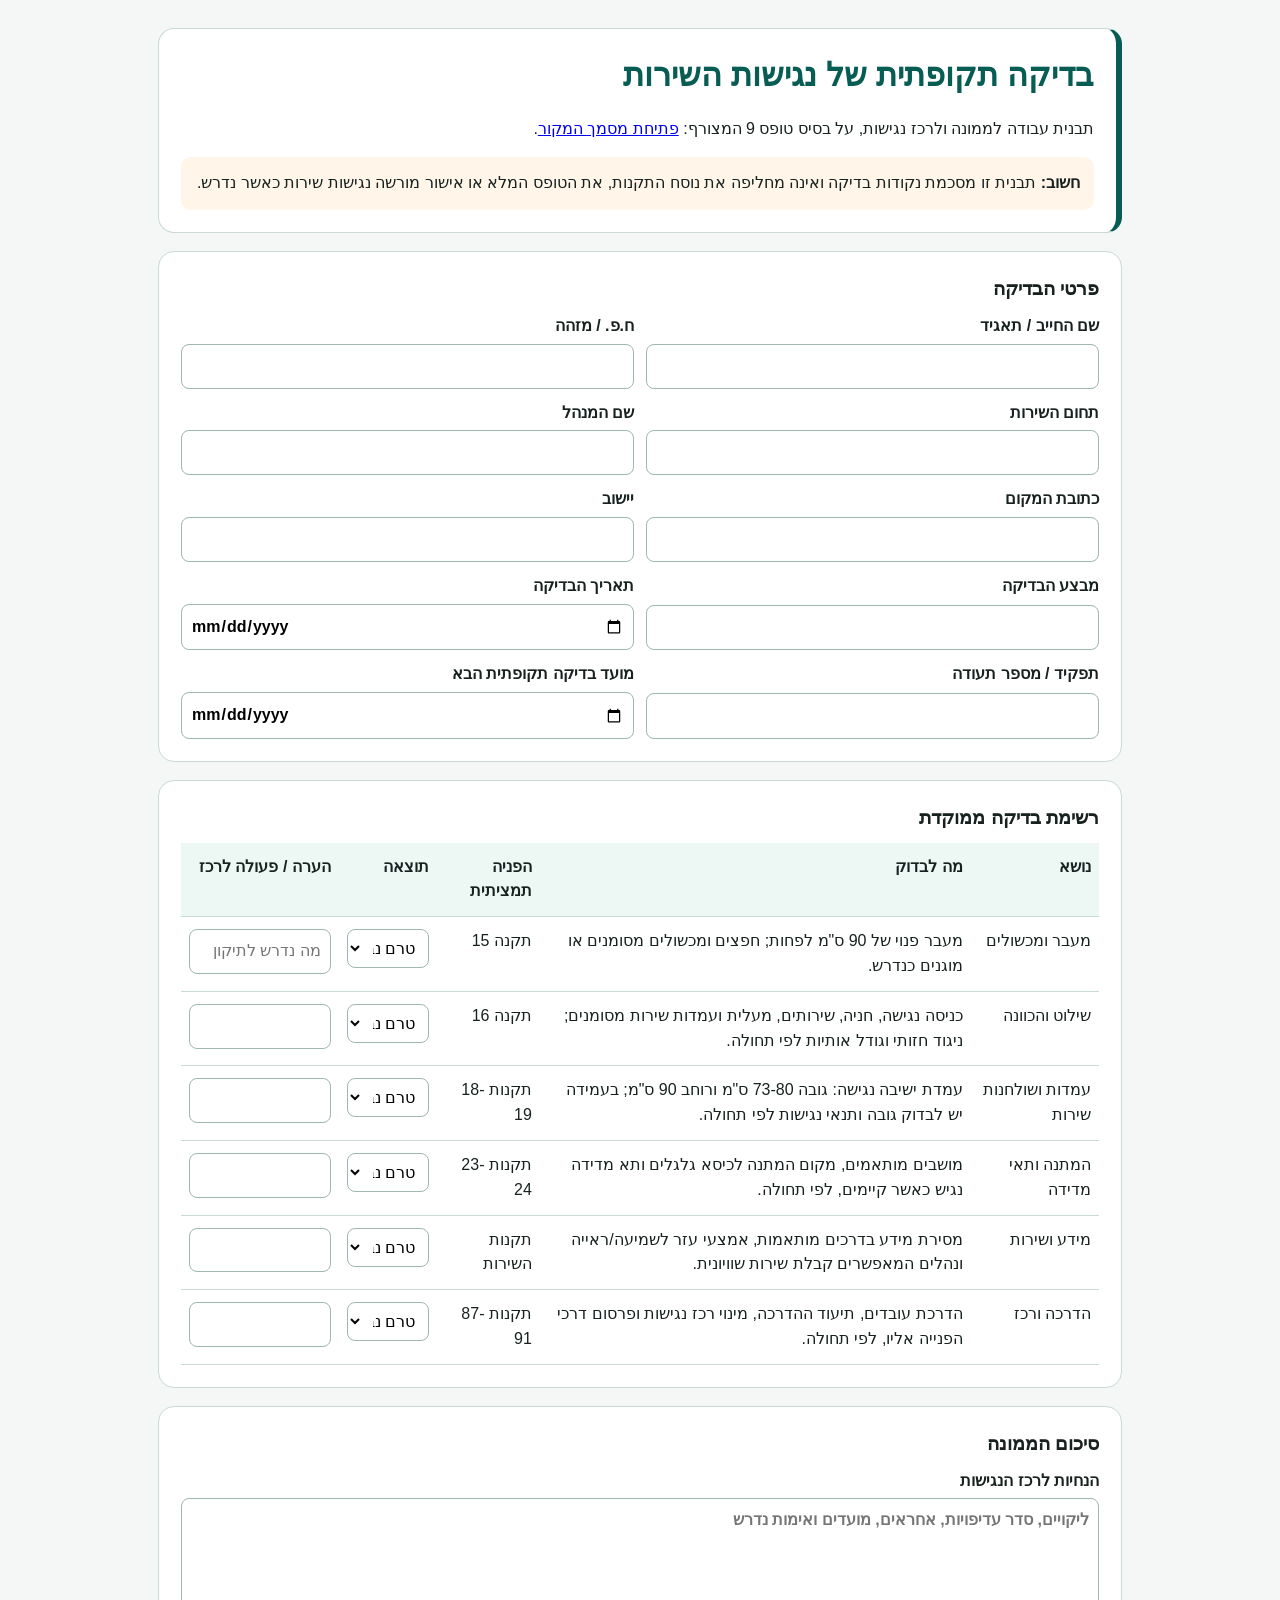
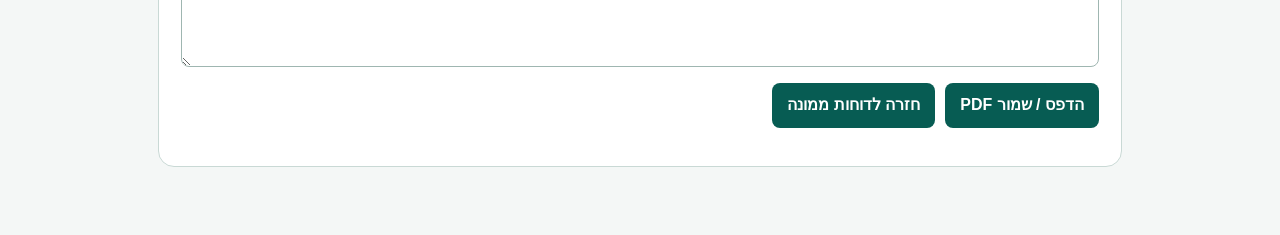
<file: reference-material/form-9-services-reassessment-2024.html>
<!doctype html>
<html lang="he" dir="rtl">
  <head>
    <meta charset="utf-8" />
    <meta name="viewport" content="width=device-width, initial-scale=1" />
    <title>בדיקה תקופתית של נגישות השירות</title>
    <style>
      :root { --ink:#17211f; --primary:#075c53; --line:#c9d9d5; --soft:#edf7f4; --warn:#fff5e9; }
      * { box-sizing:border-box; } body { margin:0; background:#f4f7f6; color:var(--ink); font:16px/1.55 Arial, sans-serif; }
      main { max-width:1000px; margin:auto; padding:28px 18px 50px; } header, section { background:#fff; border:1px solid var(--line); border-radius:16px; padding:22px; margin-bottom:18px; }
      header { border-right:6px solid var(--primary); } h1,h2 { margin:0 0 10px; } h1 { color:var(--primary); } h2 { font-size:1.2rem; } .note { background:var(--warn); padding:14px; border-radius:10px; }
      .grid { display:grid; grid-template-columns:repeat(2,minmax(0,1fr)); gap:12px; } label { display:grid; gap:5px; font-weight:700; } input,textarea,select { width:100%; padding:9px; border:1px solid #9fb6b1; border-radius:8px; font:inherit; background:#fff; }
      table { width:100%; border-collapse:collapse; } th,td { border-bottom:1px solid var(--line); padding:12px 8px; text-align:right; vertical-align:top; } th { background:var(--soft); } .actions { display:flex; gap:10px; flex-wrap:wrap; } button,a.button { background:var(--primary); color:#fff; border:0; border-radius:8px; padding:10px 15px; font:inherit; font-weight:700; text-decoration:none; cursor:pointer; } .secondary { background:#fff; color:var(--primary); border:1px solid var(--primary); }
      small { color:#52635f; } @media (max-width:650px) { .grid { grid-template-columns:1fr; } th:nth-child(3),td:nth-child(3) { display:none; } }
      @media print { body{background:#fff} main{max-width:none;padding:0} header,section{box-shadow:none;break-inside:avoid} .actions{display:none} }
    </style>
  </head>
  <body>
    <main>
      <header>
        <h1>בדיקה תקופתית של נגישות השירות</h1>
        <p>תבנית עבודה לממונה ולרכז נגישות, על בסיס טופס 9 המצורף: <a href="./source-documents/form-9-services-periodic-reassessment-2024.docx">פתיחת מסמך המקור</a>.</p>
        <div class="note"><strong>חשוב:</strong> תבנית זו מסכמת נקודות בדיקה ואינה מחליפה את נוסח התקנות, את הטופס המלא או אישור מורשה נגישות שירות כאשר נדרש.</div>
      </header>
      <section>
        <h2>פרטי הבדיקה</h2>
        <div class="grid">
          <label>שם החייב / תאגיד<input /></label><label>ח.פ. / מזהה<input /></label>
          <label>תחום השירות<input /></label><label>שם המנהל<input /></label>
          <label>כתובת המקום<input /></label><label>יישוב<input /></label>
          <label>מבצע הבדיקה<input /></label><label>תאריך הבדיקה<input type="date" /></label>
          <label>תפקיד / מספר תעודה<input /></label><label>מועד בדיקה תקופתית הבא<input type="date" /></label>
        </div>
      </section>
      <section>
        <h2>רשימת בדיקה ממוקדת</h2>
        <table>
          <thead><tr><th>נושא</th><th>מה לבדוק</th><th>הפניה תמציתית</th><th>תוצאה</th><th>הערה / פעולה לרכז</th></tr></thead>
          <tbody>
            <tr><td>מעבר ומכשולים</td><td>מעבר פנוי של 90 ס"מ לפחות; חפצים ומכשולים מסומנים או מוגנים כנדרש.</td><td>תקנה 15</td><td><select><option>טרם נבדק</option><option>תקין</option><option>לא תקין</option><option>לא רלוונטי</option></select></td><td><input placeholder="מה נדרש לתיקון" /></td></tr>
            <tr><td>שילוט והכוונה</td><td>כניסה נגישה, חניה, שירותים, מעלית ועמדות שירות מסומנים; ניגוד חזותי וגודל אותיות לפי תחולה.</td><td>תקנה 16</td><td><select><option>טרם נבדק</option><option>תקין</option><option>לא תקין</option><option>לא רלוונטי</option></select></td><td><input /></td></tr>
            <tr><td>עמדות ושולחנות שירות</td><td>עמדת ישיבה נגישה: גובה 73-80 ס"מ ורוחב 90 ס"מ; בעמידה יש לבדוק גובה ותנאי נגישות לפי תחולה.</td><td>תקנות 18-19</td><td><select><option>טרם נבדק</option><option>תקין</option><option>לא תקין</option><option>לא רלוונטי</option></select></td><td><input /></td></tr>
            <tr><td>המתנה ותאי מדידה</td><td>מושבים מותאמים, מקום המתנה לכיסא גלגלים ותא מדידה נגיש כאשר קיימים, לפי תחולה.</td><td>תקנות 23-24</td><td><select><option>טרם נבדק</option><option>תקין</option><option>לא תקין</option><option>לא רלוונטי</option></select></td><td><input /></td></tr>
            <tr><td>מידע ושירות</td><td>מסירת מידע בדרכים מותאמות, אמצעי עזר לשמיעה/ראייה ונהלים המאפשרים קבלת שירות שוויונית.</td><td>תקנות השירות</td><td><select><option>טרם נבדק</option><option>תקין</option><option>לא תקין</option><option>לא רלוונטי</option></select></td><td><input /></td></tr>
            <tr><td>הדרכה ורכז</td><td>הדרכת עובדים, תיעוד ההדרכה, מינוי רכז נגישות ופרסום דרכי הפנייה אליו, לפי תחולה.</td><td>תקנות 87-91</td><td><select><option>טרם נבדק</option><option>תקין</option><option>לא תקין</option><option>לא רלוונטי</option></select></td><td><input /></td></tr>
          </tbody>
        </table>
      </section>
      <section>
        <h2>סיכום הממונה</h2>
        <label>הנחיות לרכז הנגישות<textarea rows="6" placeholder="ליקויים, סדר עדיפויות, אחראים, מועדים ואימות נדרש"></textarea></label>
        <p class="actions"><button type="button" onclick="window.print()">הדפס / שמור PDF</button><a class="button secondary" href="../index.html#supervisor-reports">חזרה לדוחות ממונה</a></p>
      </section>
    </main>
  </body>
</html>
</file>
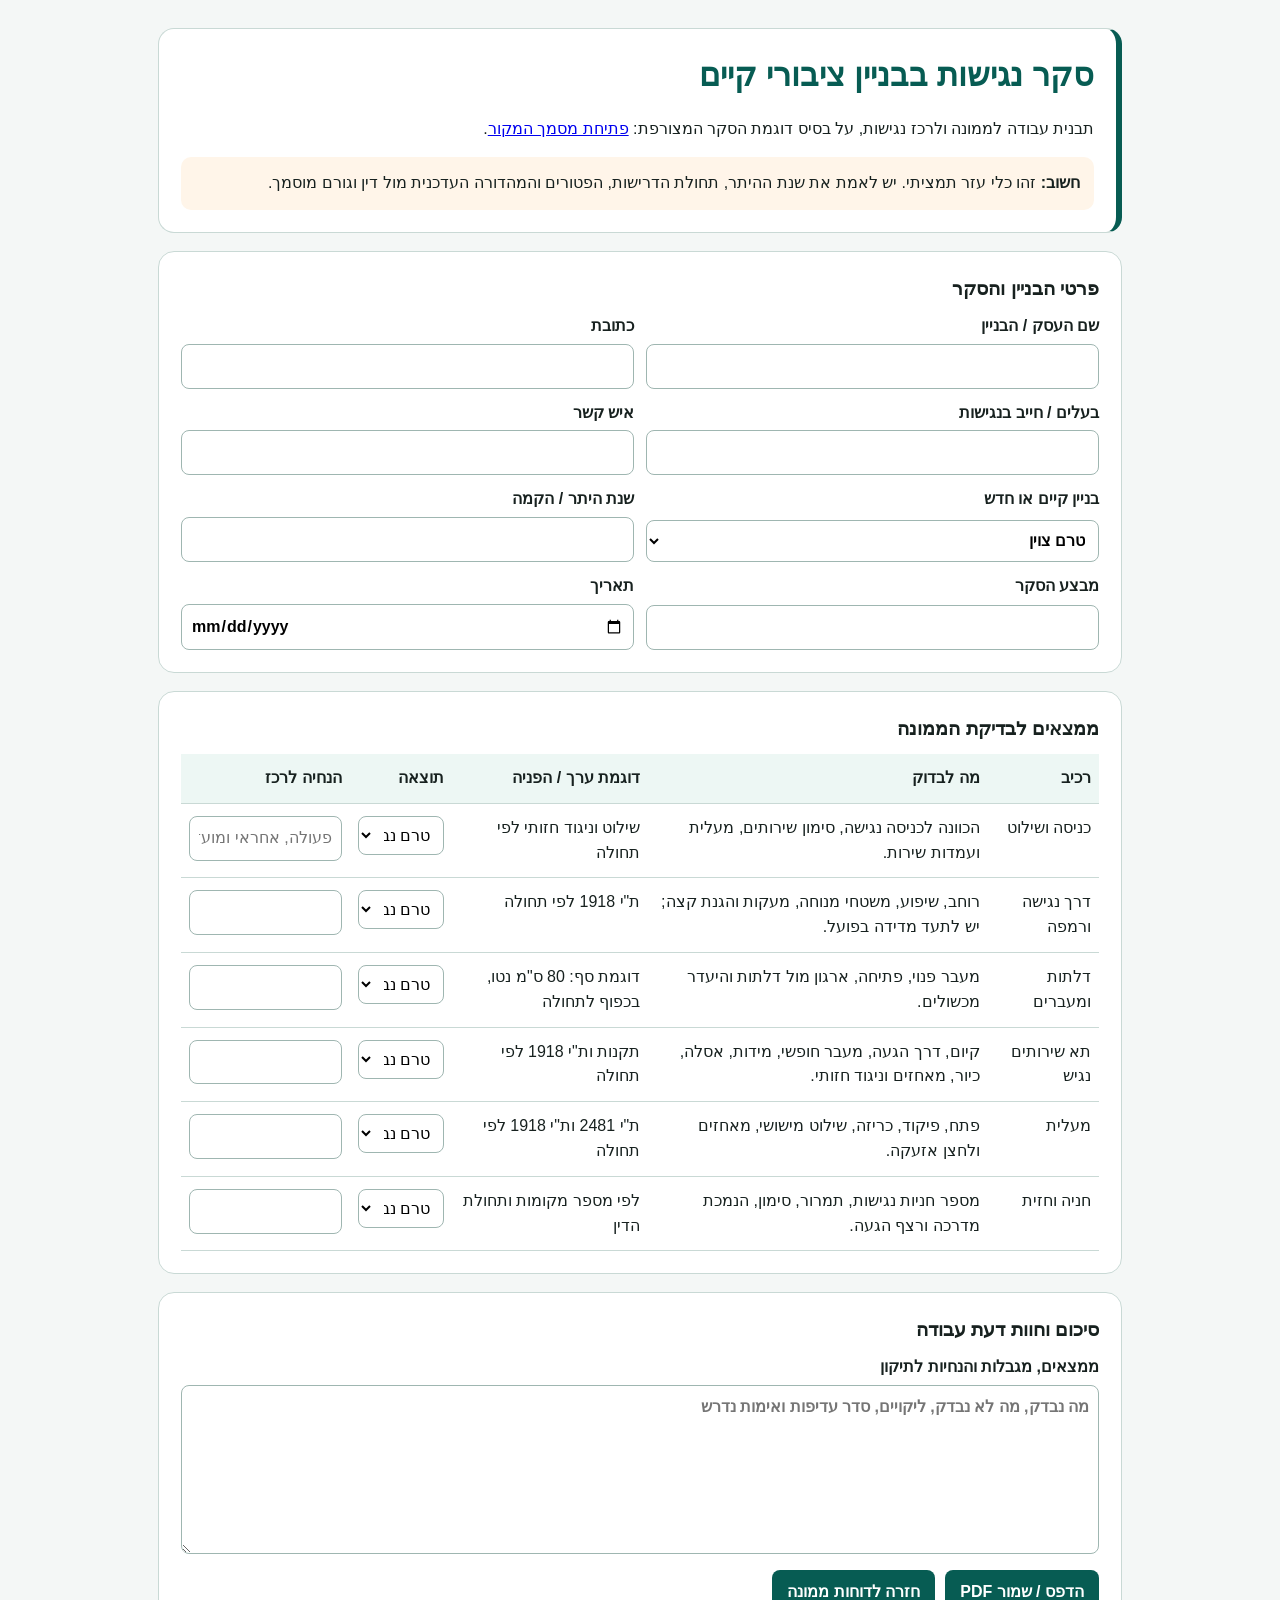
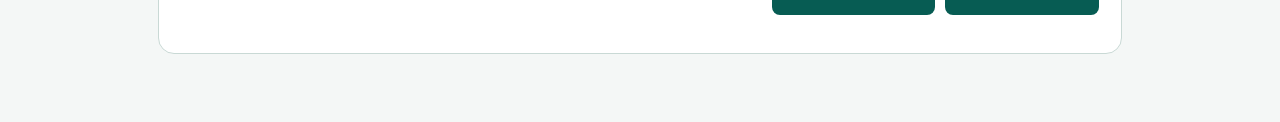
<file: reference-material/public-building-survey-template.html>
<!doctype html>
<html lang="he" dir="rtl">
  <head>
    <meta charset="utf-8" />
    <meta name="viewport" content="width=device-width, initial-scale=1" />
    <title>סקר נגישות בבניין ציבורי קיים</title>
    <style>
      :root { --ink:#17211f; --primary:#075c53; --line:#c9d9d5; --soft:#edf7f4; --warn:#fff5e9; }
      * { box-sizing:border-box; } body { margin:0; background:#f4f7f6; color:var(--ink); font:16px/1.55 Arial, sans-serif; }
      main { max-width:1000px; margin:auto; padding:28px 18px 50px; } header, section { background:#fff; border:1px solid var(--line); border-radius:16px; padding:22px; margin-bottom:18px; }
      header { border-right:6px solid var(--primary); } h1,h2 { margin:0 0 10px; } h1 { color:var(--primary); } h2 { font-size:1.2rem; } .note { background:var(--warn); padding:14px; border-radius:10px; }
      .grid { display:grid; grid-template-columns:repeat(2,minmax(0,1fr)); gap:12px; } label { display:grid; gap:5px; font-weight:700; } input,textarea,select { width:100%; padding:9px; border:1px solid #9fb6b1; border-radius:8px; font:inherit; background:#fff; }
      table { width:100%; border-collapse:collapse; } th,td { border-bottom:1px solid var(--line); padding:12px 8px; text-align:right; vertical-align:top; } th { background:var(--soft); } .actions { display:flex; gap:10px; flex-wrap:wrap; } button,a.button { background:var(--primary); color:#fff; border:0; border-radius:8px; padding:10px 15px; font:inherit; font-weight:700; text-decoration:none; cursor:pointer; } .secondary { background:#fff; color:var(--primary); border:1px solid var(--primary); }
      @media (max-width:650px) { .grid { grid-template-columns:1fr; } th:nth-child(3),td:nth-child(3) { display:none; } } @media print { body{background:#fff} main{max-width:none;padding:0} header,section{box-shadow:none;break-inside:avoid} .actions{display:none} }
    </style>
  </head>
  <body>
    <main>
      <header>
        <h1>סקר נגישות בבניין ציבורי קיים</h1>
        <p>תבנית עבודה לממונה ולרכז נגישות, על בסיס דוגמת הסקר המצורפת: <a href="./source-documents/public-building-accessibility-survey-example.pdf">פתיחת מסמך המקור</a>.</p>
        <div class="note"><strong>חשוב:</strong> זהו כלי עזר תמציתי. יש לאמת את שנת ההיתר, תחולת הדרישות, הפטורים והמהדורה העדכנית מול דין וגורם מוסמך.</div>
      </header>
      <section>
        <h2>פרטי הבניין והסקר</h2>
        <div class="grid">
          <label>שם העסק / הבניין<input /></label><label>כתובת<input /></label>
          <label>בעלים / חייב בנגישות<input /></label><label>איש קשר<input /></label>
          <label>בניין קיים או חדש<select><option>טרם צוין</option><option>בניין ציבורי קיים</option><option>בניין ציבורי חדש</option></select></label><label>שנת היתר / הקמה<input /></label>
          <label>מבצע הסקר<input /></label><label>תאריך<input type="date" /></label>
        </div>
      </section>
      <section>
        <h2>ממצאים לבדיקת הממונה</h2>
        <table>
          <thead><tr><th>רכיב</th><th>מה לבדוק</th><th>דוגמת ערך / הפניה</th><th>תוצאה</th><th>הנחיה לרכז</th></tr></thead>
          <tbody>
            <tr><td>כניסה ושילוט</td><td>הכוונה לכניסה נגישה, סימון שירותים, מעלית ועמדות שירות.</td><td>שילוט וניגוד חזותי לפי תחולה</td><td><select><option>טרם נבדק</option><option>תקין</option><option>ליקוי</option><option>לא רלוונטי</option></select></td><td><input placeholder="פעולה, אחראי ומועד" /></td></tr>
            <tr><td>דרך נגישה ורמפה</td><td>רוחב, שיפוע, משטחי מנוחה, מעקות והגנת קצה; יש לתעד מדידה בפועל.</td><td>ת"י 1918 לפי תחולה</td><td><select><option>טרם נבדק</option><option>תקין</option><option>ליקוי</option><option>לא רלוונטי</option></select></td><td><input /></td></tr>
            <tr><td>דלתות ומעברים</td><td>מעבר פנוי, פתיחה, ארגון מול דלתות והיעדר מכשולים.</td><td>דוגמת סף: 80 ס"מ נטו, בכפוף לתחולה</td><td><select><option>טרם נבדק</option><option>תקין</option><option>ליקוי</option><option>לא רלוונטי</option></select></td><td><input /></td></tr>
            <tr><td>תא שירותים נגיש</td><td>קיום, דרך הגעה, מעבר חופשי, מידות, אסלה, כיור, מאחזים וניגוד חזותי.</td><td>תקנות ות"י 1918 לפי תחולה</td><td><select><option>טרם נבדק</option><option>תקין</option><option>ליקוי</option><option>לא רלוונטי</option></select></td><td><input /></td></tr>
            <tr><td>מעלית</td><td>פתח, פיקוד, כריזה, שילוט מישושי, מאחזים ולחצן אזעקה.</td><td>ת"י 2481 ות"י 1918 לפי תחולה</td><td><select><option>טרם נבדק</option><option>תקין</option><option>ליקוי</option><option>לא רלוונטי</option></select></td><td><input /></td></tr>
            <tr><td>חניה וחזית</td><td>מספר חניות נגישות, תמרור, סימון, הנמכת מדרכה ורצף הגעה.</td><td>לפי מספר מקומות ותחולת הדין</td><td><select><option>טרם נבדק</option><option>תקין</option><option>ליקוי</option><option>לא רלוונטי</option></select></td><td><input /></td></tr>
          </tbody>
        </table>
      </section>
      <section>
        <h2>סיכום וחוות דעת עבודה</h2>
        <label>ממצאים, מגבלות והנחיות לתיקון<textarea rows="6" placeholder="מה נבדק, מה לא נבדק, ליקויים, סדר עדיפות ואימות נדרש"></textarea></label>
        <p class="actions"><button type="button" onclick="window.print()">הדפס / שמור PDF</button><a class="button secondary" href="../index.html#supervisor-reports">חזרה לדוחות ממונה</a></p>
      </section>
    </main>
  </body>
</html>
</file>
<file: styles.css>
:root {
  --bg: #eef2ef;
  --surface: #ffffff;
  --surface-strong: #f4f7f5;
  --text: #17211f;
  --muted: #566560;
  --line: #c9d4ce;
  --primary: #075c53;
  --primary-dark: #03423c;
  --primary-soft: #dcefeb;
  --accent: #a85a1d;
  --danger: #a33128;
  --danger-soft: #f9e4e0;
  --shadow: 0 10px 24px rgba(17, 37, 33, 0.08);
  --font-ui: Arial, "Noto Sans Hebrew", "Segoe UI", sans-serif;
}

* {
  box-sizing: border-box;
}

body {
  margin: 0;
  font-family: var(--font-ui);
  font-size: 16px;
  line-height: 1.5;
  background:
    radial-gradient(circle at 90% 0%, rgba(168, 90, 29, 0.1), transparent 28%),
    linear-gradient(180deg, #f6f8f6 0%, var(--bg) 42%);
  color: var(--text);
}

button,
input,
select,
textarea {
  font: inherit;
}

button {
  min-height: 44px;
  border: 1px solid var(--primary);
  border-radius: 10px;
  background: var(--primary);
  color: white;
  padding: 0.65rem 1rem;
  font-weight: 700;
  cursor: pointer;
  transition: background 160ms ease, border-color 160ms ease, transform 160ms ease;
}

button:hover {
  background: var(--primary-dark);
}

button:active {
  transform: translateY(1px);
}

button.ghost {
  background: var(--surface);
  color: var(--primary);
  border: 1px solid var(--line);
}

:focus-visible {
  outline: 3px solid #173f9a;
  outline-offset: 3px;
}

.skip-link {
  position: fixed;
  top: 0.75rem;
  inset-inline-start: 0.75rem;
  z-index: 30;
  padding: 0.75rem 1rem;
  border-radius: 12px;
  background: #173f9a;
  color: white;
  transform: translateY(-180%);
  transition: transform 160ms ease;
}

.skip-link:focus {
  transform: translateY(0);
}

.app-shell {
  display: grid;
  grid-template-columns: 280px minmax(0, 1fr);
  min-height: 100vh;
}

.sidebar {
  background: #f8faf8;
  border-inline-start: 1px solid var(--line);
  padding: 1.25rem;
  backdrop-filter: blur(12px);
}

.brand h1,
.hero h2,
.section-heading h3 {
  font-family: var(--font-ui);
  font-weight: 800;
  letter-spacing: -0.02em;
}

.brand h1 {
  margin: 0;
  color: var(--primary-dark);
  font-size: 2rem;
}

.eyebrow {
  font-size: 0.76rem;
  font-weight: 700;
  letter-spacing: 0.06em;
  text-transform: uppercase;
  color: var(--accent);
  margin: 0 0 0.25rem;
}

.muted {
  color: var(--muted);
}

.small {
  font-size: 0.88rem;
}

.nav {
  display: grid;
  gap: 0.5rem;
  margin: 1.5rem 0;
}

.sidebar-footer {
  margin-top: auto;
  padding-top: 1rem;
  border-top: 1px solid var(--line);
  color: var(--muted);
  font-size: 0.78rem;
  line-height: 1.5;
}

.sidebar-footer p {
  margin: 0.25rem 0;
}

.nav-link {
  display: block;
  text-align: right;
  background: transparent;
  color: var(--text);
  border: 1px solid transparent;
  border-radius: 10px;
  padding: 0.7rem 0.85rem;
  font-weight: 700;
  text-decoration: none;
}

.nav-link.is-active {
  background: var(--primary-soft);
  color: var(--primary);
  border-color: rgba(7, 92, 83, 0.25);
  box-shadow: inset -3px 0 0 var(--primary);
}

.button-link {
  display: inline-flex;
  align-items: center;
  justify-content: center;
  min-height: 42px;
  padding: 0.65rem 0.9rem;
  border-radius: 10px;
  background: var(--primary);
  color: #fff;
  font-weight: 700;
  text-decoration: none;
}

.button-link.ghost-link {
  background: transparent;
  border: 1px solid var(--line);
  color: var(--primary);
}

.sync-card,
.panel,
.hero {
  background: var(--surface);
  border: 1px solid var(--line);
  border-radius: 16px;
  box-shadow: var(--shadow);
}

.sync-card {
  padding: 1rem;
  border-top: 4px solid var(--accent);
}

.sync-card h2 {
  margin: 0 0 0.65rem;
  font-size: 1rem;
}

.sync-card dl {
  display: grid;
  grid-template-columns: auto 1fr;
  gap: 0.5rem 1rem;
  margin: 0;
}

.main-content {
  min-width: 0;
  padding: 1.25rem;
}

.hero {
  display: flex;
  flex-direction: column;
  align-items: stretch;
  gap: 1rem;
  padding: 1.25rem 1.4rem;
  border-inline-start: 6px solid var(--primary);
}

.hero-actions {
  display: flex;
  gap: 0.75rem;
  align-items: center;
  flex-wrap: wrap;
}

.field-tool-button,
.accessibility-toggle {
  --field-tool-size: clamp(5.75rem, 9vw, 7rem);
  display: grid;
  flex: 0 0 var(--field-tool-size);
  inline-size: var(--field-tool-size);
  block-size: var(--field-tool-size);
  min-inline-size: var(--field-tool-size);
  min-block-size: var(--field-tool-size);
  place-items: center;
  padding: 0.6rem;
  text-align: center;
  white-space: normal;
  line-height: 1.25;
}

.view {
  display: none;
  margin-top: 1.25rem;
}

.view.is-active {
  display: block;
}

/* Hash routing keeps navigation available even if JavaScript loads late on mobile. */
body:has(.view:target) .view.is-active {
  display: none;
}

.view:target {
  display: block;
}

.section-heading {
  display: flex;
  justify-content: space-between;
  gap: 1rem;
  align-items: center;
  margin-bottom: 1rem;
}

.stats-grid,
.panel-grid {
  display: grid;
  gap: 1rem;
}

.stats-grid {
  grid-template-columns: repeat(auto-fit, minmax(180px, 1fr));
  margin-bottom: 1rem;
}

.stat-card {
  padding: 1rem 1.1rem;
  border-radius: 14px;
  background: var(--surface);
  border: 1px solid var(--line);
}

.stat-card strong {
  display: block;
  font-size: 2rem;
  margin-top: 0.35rem;
  font-family: var(--font-ui);
  font-weight: 800;
}

.panel-grid {
  grid-template-columns: repeat(auto-fit, minmax(280px, 1fr));
}

.panel {
  padding: 1.2rem;
}

.panel-head {
  display: flex;
  justify-content: space-between;
  gap: 1rem;
  align-items: center;
  margin-bottom: 1rem;
}

.form-grid {
  display: grid;
  grid-template-columns: repeat(auto-fit, minmax(220px, 1fr));
  gap: 1rem;
}

.inspection-flow-hint {
  margin: 0;
  padding: 0.9rem 1rem;
  border: 1px solid #b8d7d2;
  border-radius: 12px;
  color: var(--primary-dark);
  background: var(--primary-soft);
}

.inspection-details,
.inspection-subsection,
.advanced-details .form-grid {
  display: grid;
  grid-template-columns: repeat(auto-fit, minmax(220px, 1fr));
  gap: 1rem;
}

/* Keep conditional sections out of the layout when their selected path does not apply. */
.inspection-details[hidden],
.inspection-subsection[hidden] {
  display: none !important;
}

.inspection-subsection,
.advanced-details {
  padding: 1rem;
  border: 1px solid var(--line);
  border-radius: 14px;
  background: var(--surface-strong);
}

.inspection-subsection h4 {
  grid-column: 1 / -1;
  margin: 0;
  color: var(--primary-dark);
}

.advanced-details summary {
  cursor: pointer;
  color: var(--primary-dark);
  font-weight: 800;
}

.advanced-details[open] summary {
  margin-bottom: 1rem;
}

.form-grid label {
  display: grid;
  gap: 0.45rem;
}

.form-grid input,
.form-grid select,
.form-grid textarea,
.toolbar select {
  width: 100%;
  background: white;
  border: 1px solid var(--line);
  border-radius: 10px;
  padding: 0.75rem 0.9rem;
}

.field-with-action {
  display: flex;
  gap: 0.5rem;
  align-items: center;
}

.field-with-action input {
  min-width: 0;
}

.field-with-action button {
  white-space: nowrap;
}

.full {
  grid-column: 1 / -1;
}

.form-actions,
.toolbar {
  display: flex;
  gap: 0.75rem;
  align-items: center;
}

.issue-filter-bar {
  display: grid;
  grid-template-columns: repeat(auto-fit, minmax(180px, 1fr));
  gap: 0.75rem;
  align-items: end;
  margin: 0 0 0.75rem;
  padding: 0.9rem;
  border: 1px solid var(--line);
  border-radius: 14px;
  background: var(--surface);
}

.issue-filter-bar label {
  display: grid;
  gap: 0.35rem;
  font-weight: 700;
  font-size: 0.9rem;
}

.issue-filter-bar input,
.issue-filter-bar select {
  width: 100%;
  min-height: 44px;
  padding: 0.65rem 0.75rem;
  border: 1px solid var(--line);
  border-radius: 10px;
  background: var(--surface);
}

.severity-shortcut,
.recent-inspection-button {
  display: flex;
  width: 100%;
  min-height: 0;
  justify-content: space-between;
  align-items: center;
  gap: 0.75rem;
  padding: 0.75rem;
  color: var(--text);
  text-align: right;
  background: transparent;
  border: 1px solid transparent;
}

.severity-shortcut:hover,
.recent-inspection-button:hover {
  color: var(--primary-dark);
  background: var(--primary-soft);
  border-color: rgba(7, 92, 83, 0.25);
}

.issue-quick-actions {
  display: flex;
  flex-wrap: wrap;
  gap: 0.55rem;
  margin: 0.85rem 0;
}

.issue-quick-actions button {
  min-height: 38px;
  padding: 0.45rem 0.7rem;
  font-size: 0.9rem;
}

.pill.overdue {
  color: #7d1c16;
  border-color: #c86b62;
  background: var(--danger-soft);
  font-weight: 800;
}

.checkbox-line {
  display: flex !important;
  align-items: start;
  gap: 0.6rem;
}

.checkbox-line input {
  width: auto;
  margin-top: 0.25rem;
}

.app-update-notice {
  position: fixed;
  inset-inline: 1rem;
  bottom: 1rem;
  z-index: 25;
  display: flex;
  justify-content: center;
  align-items: center;
  gap: 0.75rem;
  padding: 0.75rem 1rem;
  color: white;
  background: var(--primary-dark);
  border-radius: 14px;
  box-shadow: var(--shadow);
}

.app-update-notice button {
  min-height: 36px;
  padding: 0.35rem 0.7rem;
  color: var(--primary-dark);
  background: white;
}

dialog {
  width: min(560px, calc(100% - 2rem));
  border: 1px solid var(--line);
  border-radius: 16px;
  box-shadow: var(--shadow);
  color: var(--text);
}

dialog::backdrop {
  background: rgba(23, 33, 31, 0.45);
}

.help-trigger {
  display: inline-grid;
  width: max(1.55rem, 24px);
  min-width: max(1.55rem, 24px);
  min-height: max(1.55rem, 24px);
  margin-inline-start: 0.35rem;
  padding: 0;
  place-items: center;
  vertical-align: middle;
  border-radius: 50%;
  color: var(--primary-dark);
  background: var(--surface);
  border-color: var(--primary);
  font-family: Georgia, serif;
  font-size: 0.9rem;
  font-weight: 700;
  line-height: 1;
}

.field-help-wrap {
  position: relative;
  min-width: 0;
}

.field-help-wrap > .help-trigger {
  position: absolute;
  inset-block-start: 0;
  inset-inline-end: 0;
}

.help-trigger:hover,
.help-trigger[aria-expanded="true"] {
  color: white;
  background: var(--primary);
}

.context-help-popover {
  position: fixed;
  z-index: 40;
  padding: 0.8rem 0.9rem;
  border: 1px solid var(--primary);
  border-radius: 12px;
  color: var(--text);
  background: var(--surface);
  box-shadow: var(--shadow);
  font-size: 0.9rem;
  line-height: 1.55;
}

.form-section-title {
  padding: 0.65rem 0.8rem;
  margin-top: 0.25rem;
  border-right: 4px solid var(--accent);
  background: #fff4e9;
  color: #6e3a13;
  font-weight: 800;
}

.compact-fieldset {
  display: flex;
  flex-wrap: wrap;
  gap: 0.65rem 1rem;
  margin: 0;
  padding: 0.85rem 1rem;
  border: 1px solid var(--line);
  border-radius: 10px;
  background: var(--surface-strong);
}

.compact-fieldset legend {
  padding: 0 0.35rem;
  color: var(--primary-dark);
  font-weight: 700;
}

.compact-fieldset label {
  display: flex;
  gap: 0.4rem;
  align-items: center;
}

.issue-facts {
  padding: 0.8rem 0.9rem;
  border-right: 3px solid var(--accent);
  background: #fffaf5;
  line-height: 1.7;
}

.evidence-actions {
  display: flex;
  flex-wrap: wrap;
  gap: 0.75rem;
  align-items: center;
}

.issue-flow-actions {
  display: flex;
  align-items: center;
  justify-content: space-between;
  gap: 0.85rem;
  padding-top: 0.85rem;
  border-top: 1px solid var(--line);
}

.issue-flow-actions p {
  margin: 0;
}

.reinspection-panel {
  margin-top: 0.85rem;
  padding: 0.8rem;
  border: 1px solid var(--line);
  border-radius: 10px;
  background: var(--surface-strong);
}

.reinspection-panel summary {
  cursor: pointer;
  color: var(--primary-dark);
  font-weight: 800;
}

.reinspection-panel .form-grid {
  margin-top: 0.85rem;
}

.inspection-workspace.hidden,
.hidden {
  display: none !important;
}

.checklist {
  display: grid;
  gap: 1rem;
}

.check-item {
  border: 1px solid var(--line);
  background: var(--surface);
  border-radius: 14px;
  padding: 1rem;
}

.check-item-head,
.status-row {
  display: flex;
  justify-content: space-between;
  gap: 1rem;
  flex-wrap: wrap;
}

.status-row {
  margin-top: 0.8rem;
}

.status-row label {
  display: flex;
  gap: 0.35rem;
  align-items: center;
}

.issue-fields {
  display: grid;
  gap: 0.75rem;
  margin-top: 1rem;
}

.issue-fields > label {
  display: grid;
  gap: 0.4rem;
}

.inspection-progress {
  display: flex;
  align-items: center;
  justify-content: space-between;
  gap: 1rem;
  padding: 0.75rem 1rem;
  margin: 0 0 1rem;
  border: 1px solid var(--line);
  border-radius: 12px;
  background: var(--surface-strong);
}

.inspection-progress > div {
  display: flex;
  gap: 0.35rem;
  flex-wrap: wrap;
}

.regulatory-requirement {
  grid-column: 1 / -1;
  padding: 0.9rem 1rem;
  border: 1px solid #b8d7d2;
  border-right: 4px solid var(--primary);
  border-radius: 12px;
  background: var(--primary-soft);
}

.regulatory-requirement p {
  margin: 0.45rem 0 0;
}

.regulatory-requirement summary {
  cursor: pointer;
  color: var(--primary-dark);
  font-weight: 800;
}

.regulatory-requirement[open] summary {
  margin-bottom: 0.45rem;
}

.file-picker {
  position: relative;
  align-content: start;
}

.file-picker input[type="file"] {
  position: absolute;
  inline-size: 1px;
  block-size: 1px;
  opacity: 0;
  overflow: hidden;
}

.file-picker-button {
  display: inline-flex;
  align-items: center;
  justify-content: center;
  min-height: 42px;
  width: fit-content;
  padding: 0.55rem 0.85rem;
  border: 1px solid var(--primary);
  border-radius: 10px;
  color: var(--primary);
  background: var(--surface);
  font-weight: 700;
  cursor: pointer;
}

.file-picker:focus-within .file-picker-button {
  outline: 3px solid color-mix(in srgb, var(--primary) 35%, transparent);
  outline-offset: 2px;
}

.file-picker-name {
  overflow-wrap: anywhere;
}

.issue-photo-preview {
  max-width: min(100%, 360px);
  max-height: 240px;
  border: 1px solid var(--line);
  border-radius: 12px;
  object-fit: cover;
}

.badge {
  align-self: start;
  background: var(--surface-strong);
  color: var(--muted);
  border-radius: 999px;
  padding: 0.3rem 0.6rem;
  font-size: 0.82rem;
}

.badge.fail {
  background: var(--danger-soft);
  color: var(--danger);
}

.badge.pass {
  background: var(--primary-soft);
  color: var(--primary);
}

.stack-list,
.list-table,
.issue-grid,
.plain-list {
  display: grid;
  gap: 0.8rem;
}

.source-table-wrap {
  max-width: 100%;
  overflow-x: auto;
}

.source-table {
  width: 100%;
  min-width: 720px;
  border-collapse: collapse;
  text-align: right;
}

.source-table th,
.source-table td {
  padding: 0.85rem;
  vertical-align: top;
  border-bottom: 1px solid var(--line);
}

.source-table th {
  color: var(--primary);
  background: var(--surface-strong);
}

.source-table a {
  color: var(--primary);
  text-decoration: underline;
}

.issue-card,
.list-row {
  border: 1px solid var(--line);
  border-radius: 14px;
  background: var(--surface);
  padding: 1rem;
}

.report-status-card.is-resolved,
.report-issue.is-resolved {
  border-color: #8ac8b9;
  border-inline-start: 6px solid var(--primary);
  background: #edf8f4;
}

.report-issue.is-open {
  border-color: #e1aaa4;
  border-inline-start: 6px solid var(--danger);
  background: var(--danger-soft);
}

.report-status {
  margin: 0.55rem 0;
  font-weight: 800;
}

.report-issue.is-resolved .report-status {
  color: var(--primary-dark);
}

.report-issue.is-open .report-status {
  color: var(--danger);
}

.issue-card header {
  display: flex;
  justify-content: space-between;
  gap: 1rem;
  align-items: start;
}

.issue-meta {
  display: flex;
  gap: 0.5rem;
  flex-wrap: wrap;
  margin: 0.75rem 0;
}

.pill {
  border-radius: 999px;
  padding: 0.25rem 0.6rem;
  font-size: 0.78rem;
  background: var(--surface-strong);
}

.note-box {
  margin-top: 1rem;
  padding: 1rem;
  border-radius: 18px;
  background: var(--primary-soft);
  color: var(--primary);
}

.accessibility-toggle {
  background: #fff;
  border-color: var(--line);
  color: var(--primary);
}

.accessibility-toggle:hover {
  background: var(--primary-soft);
  border-color: var(--primary);
}

.accessibility-icon {
  font-size: clamp(2.2rem, 5vw, 3rem);
  line-height: 1;
}

.accessibility-panel {
  position: fixed;
  inset-inline-start: 1rem;
  bottom: 4.75rem;
  z-index: 20;
  width: min(24rem, calc(100vw - 2rem));
  padding: 1rem;
  border: 2px solid var(--primary);
  border-radius: 16px;
  background: var(--surface);
  box-shadow: var(--shadow);
}

.accessibility-actions {
  display: flex;
  flex-wrap: wrap;
  gap: 0.55rem;
  margin: 1rem 0;
}

.accessibility-info-link {
  color: var(--primary);
  text-decoration: underline;
}

.accessibility-declaration {
  margin: 1rem 0;
  padding: 0.75rem;
  border: 1px solid var(--line);
  border-radius: 12px;
}

.accessibility-declaration summary {
  cursor: pointer;
  font-weight: 700;
}

body.accessibility-high-contrast {
  --bg: #ffffff;
  --surface: #ffffff;
  --surface-strong: #f0f0f0;
  --text: #000000;
  --muted: #1d1d1d;
  --line: #000000;
  --primary: #002f99;
  --primary-soft: #e6efff;
  --accent: #7a2600;
  --danger: #9b0000;
  background: #ffffff;
}

body.accessibility-high-contrast .sidebar,
body.accessibility-high-contrast .sync-card,
body.accessibility-high-contrast .panel,
body.accessibility-high-contrast .hero {
  background: #ffffff;
  border-color: #000000;
}

body.accessibility-underlined-links a {
  text-decoration: underline !important;
}

@media (prefers-reduced-motion: reduce) {
  *,
  *::before,
  *::after {
    scroll-behavior: auto !important;
    transition-duration: 0.01ms !important;
    animation-duration: 0.01ms !important;
    animation-iteration-count: 1 !important;
  }
}

.ai-review-controls {
  display: flex;
  flex-wrap: wrap;
  gap: 0.6rem;
  align-items: center;
  margin-top: 0.65rem;
  padding: 0.8rem;
  border-radius: 14px;
  background: var(--surface-strong);
}

.ai-result {
  white-space: pre-line;
}

.ai-review-controls .reject-ai {
  color: var(--danger);
  border-color: rgba(163, 49, 40, 0.35);
}

@media (max-width: 900px) {
  .app-shell {
    grid-template-columns: minmax(0, 1fr);
  }

  .hero,
  .section-heading {
    flex-direction: column;
    align-items: stretch;
  }

  .hero-actions,
  .toolbar,
  .form-actions {
    flex-wrap: wrap;
  }

  .sidebar {
    padding: 1rem;
    border-inline-start: 0;
    border-bottom: 1px solid var(--line);
  }

  .brand {
    display: grid;
    grid-template-columns: 1fr auto;
    column-gap: 0.75rem;
    align-items: center;
  }

  .brand .eyebrow,
  .brand h1 {
    grid-column: 2;
    text-align: left;
  }

  .brand h1 {
    font-size: 1.55rem;
  }

  .brand .muted {
    grid-column: 1;
    grid-row: 1 / span 2;
    margin: 0;
    font-size: 0.82rem;
  }

  .nav {
    grid-template-columns: repeat(2, minmax(0, 1fr));
    gap: 0.4rem;
    margin: 1rem 0;
  }

  .sidebar-footer {
    margin-top: 0;
    font-size: 0.72rem;
  }

  .nav-link {
    min-height: 42px;
    display: grid;
    place-items: center;
    padding: 0.55rem;
    text-align: center;
    font-size: 0.9rem;
  }

  .nav-link.is-active {
    box-shadow: inset 0 -3px 0 var(--primary);
  }

  .sync-card {
    padding: 0.8rem;
  }

  .sync-card dl {
    font-size: 0.86rem;
  }

  .main-content {
    padding: 1rem;
  }

  .hero {
    padding: 1rem;
  }

  .hero h2 {
    font-size: 1.3rem;
    margin: 0.15rem 0 0;
  }

  .hero-actions button {
    flex: 1 1 140px;
  }

  .field-tool-button,
  .accessibility-toggle {
    --field-tool-size: clamp(5.75rem, 25vw, 7rem);
  }
}

@media (max-width: 480px) {
  .panel-head,
  .field-with-action {
    align-items: stretch;
    flex-direction: column;
  }

  .panel-head .toolbar,
  .toolbar {
    width: 100%;
  }

  .issue-filter-bar {
    grid-template-columns: 1fr;
  }

  .toolbar > button,
  .toolbar > select {
    flex: 1 1 140px;
  }

  .inspection-progress {
    align-items: stretch;
    flex-direction: column;
  }

  .inspection-progress button,
  .evidence-actions button,
  .ai-actions button,
  .issue-flow-actions button,
  .file-picker-button {
    width: 100%;
  }

  .issue-flow-actions {
    align-items: stretch;
    flex-direction: column;
  }

  .check-item {
    padding: 0.85rem;
  }
}
</file>
